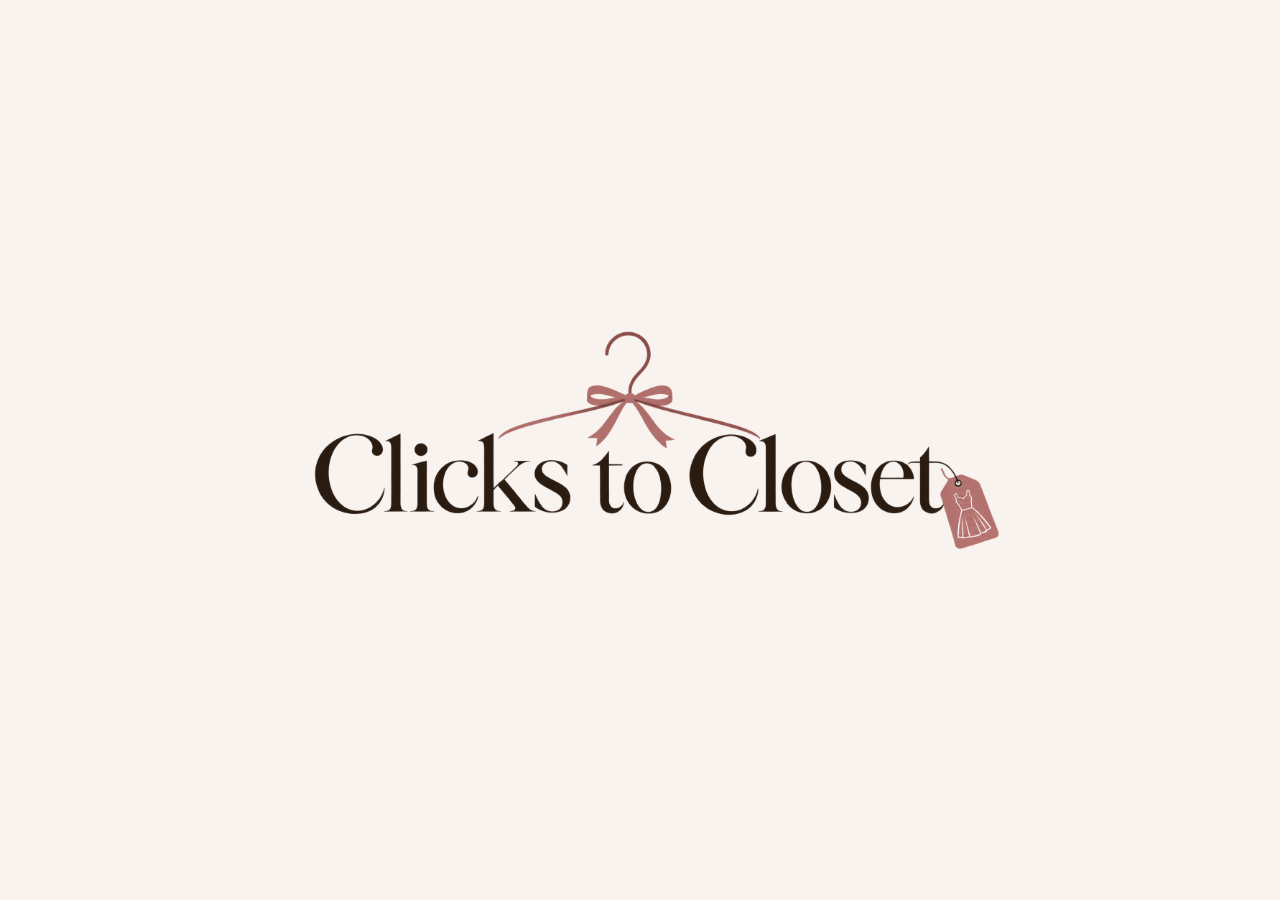
<file: project1.html>
<!doctype html>
<html lang="en">
<head>
	<meta charset="UTF-8">
	<meta name="viewport" content="width=device-width, initial-scale=1">
	<title>Project 1</title>
	<link rel="preconnect" href="https://fonts.googleapis.com">
	<link rel="preconnect" href="https://fonts.gstatic.com" crossorigin>
	<link href="https://fonts.googleapis.com/css2?family=Cormorant+Garamond:ital,wght@0,300..700;1,300..700&family=Jost:ital,wght@0,100..900;1,100..900&display=swap" rel="stylesheet">
	<style>
		/* ---------- Design tokens ---------- */
		:root {
			--pink: #d9b1ae;
			--pink-light: #e5c7c4;
			--pink-deep: #c68c88;
			--ink: #332215;
			--paper: #FFFFFF;
			--radius: 12px;
			--shadow: 0 6px 20px rgba(43, 20, 38, 0.18);
			--font: "Jost", "Helvetica Neue", Helvetica, Arial, sans-serif;
			--font-display: "Cormorant Garamond", Garamond, "Times New Roman", serif;
		}

		*, *::before, *::after { box-sizing: border-box; }

		/* ---------- Page ---------- */
		body {
			margin: 0;
			padding: 0 16px 64px;
			font-family: var(--font);
			color: var(--ink);
			background-color: #fbf4f1;
			-webkit-font-smoothing: antialiased;
		}

		h1.page-title,
		h2.page-subtitle {
			text-align: center;
			margin: 0;
		}

		h1.page-title {
			padding-top: 32px;
		}

		/* Logo in place of the text title */
		.site-logo {
			display: block;
			width: min(640px, 92vw);
			height: auto;
			margin: 0 auto;
		}

		h2.page-subtitle {
			margin-top: 6px;
			font-family: var(--font-display);
			font-size: clamp(1.4rem, 3.4vw, 1.9rem);
			font-weight: 500;
			font-style: italic;
			letter-spacing: 0.01em;
			color: var(--ink);
		}

		/* ---------- Product closet: one rail, one row of hangers ---------- */
		/* The hangers are drawn with ::before on each tile (no extra <div>s, which the
		   jQuery below would treat as clickable tiles). Stroke color is --pink-deep. */
		.closet {
			--tile-w: clamp(130px, 13vw, 180px);   /* tiles shrink to fit, then the row scrolls */
			--hanger-h: calc(var(--tile-w) * 80 / 180);
			overflow-x: auto;
			margin-top: 24px;
			padding: 8px 16px 44px;
		}

		#wrapper {
			position: relative;
			display: flex;
			gap: 20px;
			width: max-content;
			margin: 0 auto;
			padding: var(--hanger-h) 28px 0;
		}

		/* The clothes rail the hooks hang over */
		#wrapper::before {
			content: "";
			position: absolute;
			left: 0;
			right: 0;
			top: calc(var(--hanger-h) * 0.15 - 3px);
			height: 6px;
			border-radius: 3px;
			background: linear-gradient(to bottom, var(--pink), var(--pink-deep));
			box-shadow: 0 2px 4px rgba(51, 34, 21, 0.2);
			z-index: 0;
		}

		.tile {
			position: relative;
			z-index: 1;
			flex: 0 0 var(--tile-w);
			width: var(--tile-w);
			aspect-ratio: 3 / 4;
			border-radius: var(--radius);
			border: 2px solid var(--paper);
			background-color: var(--pink-light);
			background-size: cover;
			background-position: center;
			background-repeat: no-repeat;
			box-shadow: var(--shadow);
			cursor: pointer;
			transform-origin: 50% calc(var(--hanger-h) * -0.85);  /* pivot on the rail */
			transition: box-shadow 0.2s ease;
		}

		.tile::before {
			content: "";
			position: absolute;
			left: -2px;
			bottom: calc(100% + 2px);
			width: var(--tile-w);
			height: var(--hanger-h);
			background: url("data:image/svg+xml,%3Csvg xmlns='http://www.w3.org/2000/svg' viewBox='0 0 180 80'%3E%3Cpath d='M90 46V36C90 30 99 27 99 18C99 10 93 5 86 5C79 5 75 10 75 15M90 46L8 73Q3 75 5 78H175Q177 75 172 73Z' fill='none' stroke='%23c68c88' stroke-width='3' stroke-linecap='round' stroke-linejoin='round'/%3E%3C/svg%3E") center / 100% 100% no-repeat;
		}

		/* Hover: the item swings gently on the rail */
		.tile:hover {
			animation: sway 1.1s ease-in-out;
			box-shadow: 0 12px 28px rgba(51, 34, 21, 0.28);
		}

		@keyframes sway {
			0%   { transform: rotate(0); }
			20%  { transform: rotate(-3deg); }
			45%  { transform: rotate(2.2deg); }
			70%  { transform: rotate(-1deg); }
			100% { transform: rotate(0); }
		}

		/* Label sits on a gradient so it stays readable on any photo */
		.tile h3 {
			position: absolute;
			left: 0;
			right: 0;
			bottom: 0;
			margin: 0;
			padding: 28px 12px 12px;
			text-align: center;
			font-family: var(--font-display);
			font-size: 1.4rem;
			font-weight: 700;
			letter-spacing: 0.01em;
			color: var(--paper);
			border-radius: 0 0 8px 8px;
			background: linear-gradient(to top, rgba(43, 20, 38, 0.75), rgba(43, 20, 38, 0));
		}

		#th1 { background-image: url("images/1.jpg"); }
		#th2 { background-image: url("images/2.jpg"); }
		#th3 { background-image: url("images/3.jpg"); }
		#th4 { background-image: url("images/4.jpg"); }
		#th5 { background-image: url("images/5.jpg"); }
		#th6 { background-image: url("images/6.jpg"); }

		/* ---------- "Contact Me" flyout ---------- */
		#contact {
			position: absolute;
			top: 350px;
			left: -42px;
			width: 96px;
			height: 42px;
			margin: 0;
			padding-top: 15px;
			display: flex;              /* centers the text inside the button */
			align-items: center;
			justify-content: center;
			text-align: center;
			font-family: var(--font);
			font-size: 10px;
			font-weight: 700;
			letter-spacing: 0.06em;
			color: var(--pink-deep);
			background-color: var(--paper);
			border-radius: 10px;
			box-shadow: var(--shadow);
			z-index: 100;
			transition: background-color 0.2s ease;
		}

		#contact span {
			line-height: 1;
		}

		#contact:hover,
		#contact:focus {
			background-color: var(--pink-light);
			cursor: pointer;
		}

		#contactForm {
			position: absolute;
			top: 250px;
			left: -400px;
			width: 400px;
			min-height: 250px;
			margin: 0;
			padding: 20px 24px;
			font-family: var(--font);
			font-size: 14px;
			color: var(--ink);
			background-color: var(--paper);
			border-radius: 0 var(--radius) var(--radius) 0;
			border-left: 0;
			box-shadow: var(--shadow);
			z-index: 110;
		}

		#contactAddress {
			padding: 24px 8px 0 0;
			font-size: 1.1rem;
			line-height: 1.6;
		}

		#contactAddress strong {
			display: block;
			margin-bottom: 8px;
			font-family: var(--font-display);
			font-size: 1.7rem;
			font-weight: 700;
			line-height: 1.15;
			color: var(--pink-deep);
		}

		#contactClose {
			position: absolute;
			top: 10px;
			right: 12px;
			width: 28px;
			height: 28px;
			line-height: 26px;
			text-align: center;
			font-size: 14px;
			color: var(--ink);
			border: 1px solid #DDD;
			border-radius: 50%;
			cursor: pointer;
			transition: background-color 0.2s ease;
		}

		#contactClose:hover {
			background-color: var(--pink-light);
		}

		#contact.fixed,
		#contactForm.fixed,
		#dropdown.fixed {
			position: fixed;
		}

		.rotate {
			transform: rotate(-90deg);
		}

		/* ---------- Blurred backdrop behind the popup ---------- */
		/* A <section>, not a <div>, so the page's jQuery div rules skip it. */
		#popupBackdrop {
			position: fixed;
			inset: 0;
			z-index: 120;
			background-color: rgba(251, 244, 241, 0.35);
			-webkit-backdrop-filter: blur(8px);
			backdrop-filter: blur(8px);
			opacity: 0;
			visibility: hidden;
			transition: opacity 0.6s ease, visibility 0.6s ease;
		}

		#popupBackdrop.show {
			opacity: 1;
			visibility: visible;
		}

		/* Stop the page scrolling behind the popup */
		body.popup-open {
			overflow: hidden;
		}

		/* ---------- Welcome popup: 20% off email signup ---------- */
		/* Built without <div>s inside, because the jQuery below styles every <div>. */
		#dropdown {
			position: absolute;
			top: -100vh;              /* parked above the screen; jQuery animates it to the middle */
			left: 50%;
			transform: translate(-50%, -50%); /* centers it on its own midpoint */
			width: min(380px, 90vw);
			max-height: 92vh;
			overflow-y: auto;
			padding: 0;
			text-align: center;
			background-color: var(--paper);
			border: 2px solid var(--pink);
			border-radius: var(--radius);
			box-shadow: var(--shadow);
			z-index: 130;             /* above the backdrop (120) and the Contact flyout (100/110) */
		}

		.promo-img {
			display: block;
			width: 100%;
			height: auto;
			max-height: 38vh;
			object-fit: contain;
			background-color: #FDF3EA;   /* matches the image so short windows letterbox cleanly */
		}

		.promo-body {
			padding: 20px 24px 22px;
		}

		.promo-text {
			margin: 0 0 16px;
			font-family: var(--font-display);
			font-size: 1.6rem;
			font-weight: 600;
			line-height: 1.15;
			color: var(--ink);
		}

		#promoForm {
			display: flex;
			flex-direction: column;
			gap: 10px;
			margin: 0;
		}

		.sr-only {
			position: absolute;
			width: 1px;
			height: 1px;
			overflow: hidden;
			clip: rect(0 0 0 0);
			white-space: nowrap;
		}

		#promoEmail {
			width: 100%;
			padding: 12px 14px;
			font-family: var(--font);
			font-size: 1rem;
			color: var(--ink);
			background-color: var(--paper);
			border: 1.5px solid var(--pink);
			border-radius: 8px;
		}

		#promoEmail::placeholder {
			color: #8a7468;
		}

		#promoEmail:focus {
			outline: 3px solid var(--pink-light);
			border-color: var(--pink-deep);
		}

		#promoForm button {
			padding: 12px 18px;
			font-family: var(--font);
			font-size: 1rem;
			font-weight: 700;
			color: var(--ink);
			background-color: var(--pink);
			border: 0;
			border-radius: 8px;
			cursor: pointer;
			transition: background-color 0.2s ease;
		}

		#promoForm button:hover,
		#promoForm button:focus-visible {
			background-color: var(--pink-deep);
		}

		#promoThanks {
			margin: 0;
			padding: 14px 0 4px;
			font-size: 1.05rem;
			font-weight: 500;
			color: var(--ink);
		}

		/* "Close" is now a quiet text link under the form */
		#closeAd {
			display: inline-block;
			margin-top: 14px;
			font-size: 0.9rem;
			color: var(--ink);
			text-decoration: underline;
			text-underline-offset: 3px;
		}

		#closeAd:hover,
		#closeAd:focus {
			color: var(--pink-deep);
		}

		/* ---------- Intro splash ---------- */
		/* NOTE: built from <section>/<figure>, not <div>, because the jQuery
		   below styles every <div> on the page (opacity, hover, click-to-navigate). */
		#splash {
			position: fixed;
			inset: 0;
			z-index: 1000;
			display: flex;
			align-items: center;
			justify-content: center;
			padding: 24px;
			background-color: #F9F3EF;   /* matches the logo's own background */
			cursor: pointer;
			transition: opacity 0.7s ease, visibility 0.7s ease;
		}

		#splash.done {
			opacity: 0;
			visibility: hidden;
			pointer-events: none;
		}

		#splash figure {
			margin: 0;
			width: min(780px, 92vw);
		}

		#splash img {
			display: block;
			width: 100%;
			height: auto;
			mix-blend-mode: darken;       /* hides the logo's paper-colored box */
			clip-path: inset(0 100% 0 0); /* start fully hidden, wipe in left to right */
			animation: logoReveal 1.5s cubic-bezier(0.65, 0, 0.35, 1) 0.3s forwards,
			           logoSettle 2.2s ease-out 0.3s both;
		}

		@keyframes logoReveal {
			to { clip-path: inset(0 0 0 0); }
		}

		@keyframes logoSettle {
			from { transform: translateY(14px) scale(0.97); }
			to   { transform: translateY(0) scale(1); }
		}

		@media (prefers-reduced-motion: reduce) {
			#splash { display: none; }
		}

		/* ---------- Footer ---------- */
		/* Built from <footer>/<nav>/<address>, no <div>s, so the page's jQuery leaves it alone. */
		.site-footer {
			display: flex;
			flex-wrap: wrap;
			align-items: center;
			justify-content: space-between;
			gap: 28px 48px;
			margin: 48px -16px -64px;   /* run edge to edge, past the body's side and bottom padding */
			padding: 44px max(24px, calc((100% - 1000px) / 2)) 28px;
			background-color: rgba(229, 199, 196, 0.35);
			border-top: 1px solid var(--pink);
		}

		.footer-logo {
			display: block;
			width: min(240px, 70vw);
			height: auto;
		}

		.footer-info {
			font-style: normal;           /* <address> is italic by default */
			font-size: 1rem;
			line-height: 1.7;
		}

		.footer-info p {
			margin: 0 0 10px;
		}

		.footer-info p:last-child {
			margin-bottom: 0;
		}

		.footer-info a {
			color: var(--ink);
			text-underline-offset: 3px;
		}

		.footer-info a:hover {
			color: var(--pink-deep);
		}

		.footer-social {
			display: flex;
			gap: 12px;
		}

		.footer-social a {
			display: flex;
			align-items: center;
			justify-content: center;
			width: 44px;
			height: 44px;
			color: var(--ink);
			border: 1.5px solid var(--pink-deep);
			border-radius: 50%;
			transition: background-color 0.2s ease, color 0.2s ease;
		}

		.footer-social a:hover,
		.footer-social a:focus-visible {
			color: var(--paper);
			background-color: var(--pink-deep);
		}

		.footer-social svg {
			width: 20px;
			height: 20px;
		}

		.footer-copy {
			flex-basis: 100%;
			margin: 0;
			padding-top: 20px;
			font-size: 0.85rem;
			text-align: center;
			color: #6b5547;
			border-top: 1px solid var(--pink);
		}

		@media (max-width: 680px) {
			.site-footer {
				flex-direction: column;
				text-align: center;
			}
		}

		/* ---------- Keyboard focus ---------- */
		#closeAd:focus-visible,
		#contact:focus-visible,
		#contactClose:focus-visible,
		.footer-social a:focus-visible,
		.footer-info a:focus-visible {
			outline: 3px solid var(--ink);
			outline-offset: 2px;
		}

		/* ---------- Responsive ---------- */
		@media (max-width: 680px) {
			#contactForm { width: min(400px, 85vw); }
		}

		@media (prefers-reduced-motion: reduce) {
			.tile, #contact, #closeAd, #contactClose, #popupBackdrop, .footer-social a { transition: none; }
			.tile:hover { animation: none; }
		}
	</style>
</head>

<body>
	<!-- Intro splash: logo reveal. Click anywhere to skip. -->
	<section id="splash" aria-label="Clicks to Closet">
		<figure>
			<img src="images/logo.png" alt="Clicks to Closet logo: a hanger topped with a pink bow and a dress price tag">
		</figure>
	</section>

	<!-- "Contact Me" fixed flyout -->
	<div id="contact"><span>Contact Me</span></div>
	<div id="contactForm">
		<div id="contactClose">X</div>
		<div id="contactAddress">
			<strong>Come and visit us in store!</strong>
			Clicks to Closet<br>
			1234 Store Street<br>
			New York, NY 10012<br>
			<br>
			<strong>Email us!</strong>
			clickstocloset@mail.com
		</div>
	</div>

	<section id="popupBackdrop" aria-hidden="true"></section>

	<div id="dropdown" role="dialog" aria-label="Get 20% off your first order">
		<img class="promo-img" src="images/20-off.png" alt="Clicks to Closet: 20% off">
		<section class="promo-body">
			<p class="promo-text">Enter your email for 20% off your first order</p>
			<form id="promoForm">
				<label for="promoEmail" class="sr-only">Email address</label>
				<input type="email" id="promoEmail" name="email" placeholder="you@example.com" autocomplete="email" required>
				<button type="submit">Get 20% off</button>
			</form>
			<p id="promoThanks" role="status" hidden>Thanks! We'll email you your 20% off code.</p>
			<a href="#" id="closeAd">Close</a>
		</section>
	</div>

	<h1 class="page-title"><img class="site-logo" src="images/logo-sans-hanger.png" alt="Clicks to Closet"></h1>
	<h2 class="page-subtitle">From Pinterest to Your Closet</h2>

	<section class="closet">
	<div id="wrapper">
		<div class="tile" id="th1" data-link="slider/slider1.html"><h3>Tops</h3></div>
		<div class="tile" id="th2" data-link="slider/slider2.html"><h3>Hoodies</h3></div>
		<div class="tile" id="th3" data-link="slider/slider3.html"><h3>Bottoms</h3></div>
		<div class="tile" id="th4" data-link="slider/slider4.html"><h3>Bags</h3></div>
		<div class="tile" id="th5" data-link="slider/slider5.html"><h3>Accessories</h3></div>
		<div class="tile" id="th6" data-link="slider/slider6.html"><h3>Shoes</h3></div>
	</div>
	</section>

	<footer class="site-footer">
		<img class="footer-logo" src="images/logo.png" alt="Clicks to Closet">

		<address class="footer-info">
			<p>1234 Store Street<br>New York, NY 10012</p>
			<p><a href="mailto:clickstocloset@mail.com">clickstocloset@mail.com</a></p>
		</address>

		<!-- Placeholder links: swap the "#" for the real profile URLs -->
		<nav class="footer-social" aria-label="Social media">
			<a href="#" aria-label="Clicks to Closet on Instagram">
				<svg viewBox="0 0 24 24" fill="none" stroke="currentColor" stroke-width="1.8" stroke-linecap="round" stroke-linejoin="round" aria-hidden="true">
					<rect x="3" y="3" width="18" height="18" rx="5"/>
					<circle cx="12" cy="12" r="4"/>
					<circle cx="17.3" cy="6.7" r="0.8" fill="currentColor" stroke="none"/>
				</svg>
			</a>
			<a href="#" aria-label="Clicks to Closet on Pinterest">
				<svg viewBox="0 0 24 24" fill="none" stroke="currentColor" stroke-width="1.8" stroke-linecap="round" stroke-linejoin="round" aria-hidden="true">
					<circle cx="12" cy="12" r="9.2"/>
					<path d="M10.2 20.2L12.2 11.2M9.6 12.4C8.7 9.6 10.4 7.4 12.7 7.4C14.7 7.4 15.8 8.8 15.8 10.4C15.8 12.6 14.5 14.4 12.8 14.4C11.9 14.4 11.3 13.9 11.5 13"/>
				</svg>
			</a>
		</nav>

		<p class="footer-copy">&copy; 2026 Clicks to Closet. All rights reserved.</p>
	</footer>

	<script type="text/javascript" src="js/jquery-3.7.1.min.js"></script>

	<script type="text/javascript">
		$(document).ready(function(){
			$("#contact").addClass("rotate");

			// When the window scrolls, prevent the contact div from scrolling
			$(window).scroll(function(){
				// Add the fixed class to the contact div
				$("#contact").addClass("fixed");
			}); // End window scroll

			var isShowing = 1; // Variable to know if div is showing on page

			$("#contact").click(function(e){
				e.preventDefault();
				if ( isShowing%2 )
					{
						// Execute every time isShowing is an odd number
						// Bring the div onto the screen into view
						$("#contact").animate({
							left:"+=400"
						}, 700);
						$("#contactForm").animate({
							left:"+=400"
						}, 700);

						$("#contact").addClass("fixed");
						$("#contactForm").addClass("fixed");

						isShowing++; // Add 1 to isShowing counter
					}
				else
					{
						// Execute every time isShowing is an even number
						// Move it off the screen, out of view
						$("#contact").animate({
							left:"-=400"
						}, 700);
						$("#contactForm").animate({
							left:"-=400"
						}, 700);

						isShowing++; // Add 1 to isShowing counter
					}
			}); // End contact click

			// When the "X" is clicked
			$("#contactClose").click(function(e){
				e.preventDefault();

				$("#contact").animate({
					left:"-=400"
				}, 700);
				$("#contactForm").animate({
					left:"-=400"
				}, 700);

				isShowing++; // Add 1 to isShowing counter
			});

			// ----- Intro splash -----
			var reduceMotion = window.matchMedia("(prefers-reduced-motion: reduce)").matches;
			var introDelay = reduceMotion ? 0 : 2800; // ms before the welcome dropdown appears

			function endIntro(){
				var $splash = $("#splash");
				if ( $splash.hasClass("done") ) return;
				$splash.addClass("done"); // CSS fades it out
				setTimeout(function(){ $splash.remove(); }, 800);
			}

			if ( reduceMotion ) {
				$("#splash").remove();
			} else {
				setTimeout(endIntro, 2600);          // Auto-dismiss after the logo has played
				$("#splash").on("click", endIntro);  // Click or tap to skip
			}

			// Drop the dropdown from the top (waits for the intro to finish)
			$("#dropdown").delay(introDelay).animate({
				top: Math.round($(window).height() / 2) // Drop to the vertical middle of the window
			}, 1000, function(){
				$(this).css("top", "50%"); // Then hand control back to CSS so it stays centered on resize
			}); // The amount of time it takes for the dropdown

			$("#dropdown").addClass("fixed");

			// Blur the page while the popup is showing (timed to match the drop)
			setTimeout(function(){
				$("#popupBackdrop").addClass("show");
				$("body").addClass("popup-open");
			}, introDelay);

			// Email signup: show a thank-you message (no email is stored yet; see notes)
			$("#promoForm").on("submit", function(e){
				e.preventDefault();
				$(this).hide();
				$("#promoThanks").prop("hidden", false);
			});

			// Close the dropdown div
			$("#closeAd").click(function(event){
				// Prevent default functionality
				event.preventDefault();

				// Move the div off screen
				$("#dropdown").css("top", "-100vh");

				// Un-blur the page and let it scroll again
				$("#popupBackdrop").removeClass("show");
				$("body").removeClass("popup-open");
			}); // End <a> click


			// Round the corners
			$("div").css("border-radius", "10px");

			// Hover effect
			// Hover effect for all relevant divs
			$("div").filter(function() {
				return this.id !== 'wrapper' && this.id !== 'dropdown' && this.id !== 'contact' && this.id !== 'contactForm' && this.id !== 'contactClose' && this.id !== 'contactAddress';
			}).css("opacity", 0.6).hover(function() {
				$(this).stop().animate({"opacity": 1}, 200);
			}, function() {
				$(this).stop().animate({"opacity": 0.6}, 200);
			}).click(function() {
				const link = $(this).data("link"); // Get the URL from data-link attribute
				window.location.href = link; // Not jQuery, just javascript
});


			// Repeat hover effect code for other images if needed
			// Example for th1
			$("#th1").animate({"opacity":.6}).hover(function() {
				$(this).animate({"opacity":1});
			}, function() {
				$(this).animate({"opacity":.6});
			}).click(function() {
				$("#th1").css("display", "none"); // Hide the image
				const link = $(this).data("link");
				window.location.href = link;
			});

		}); // End document ready
	</script>
</body>

</html>
</file>
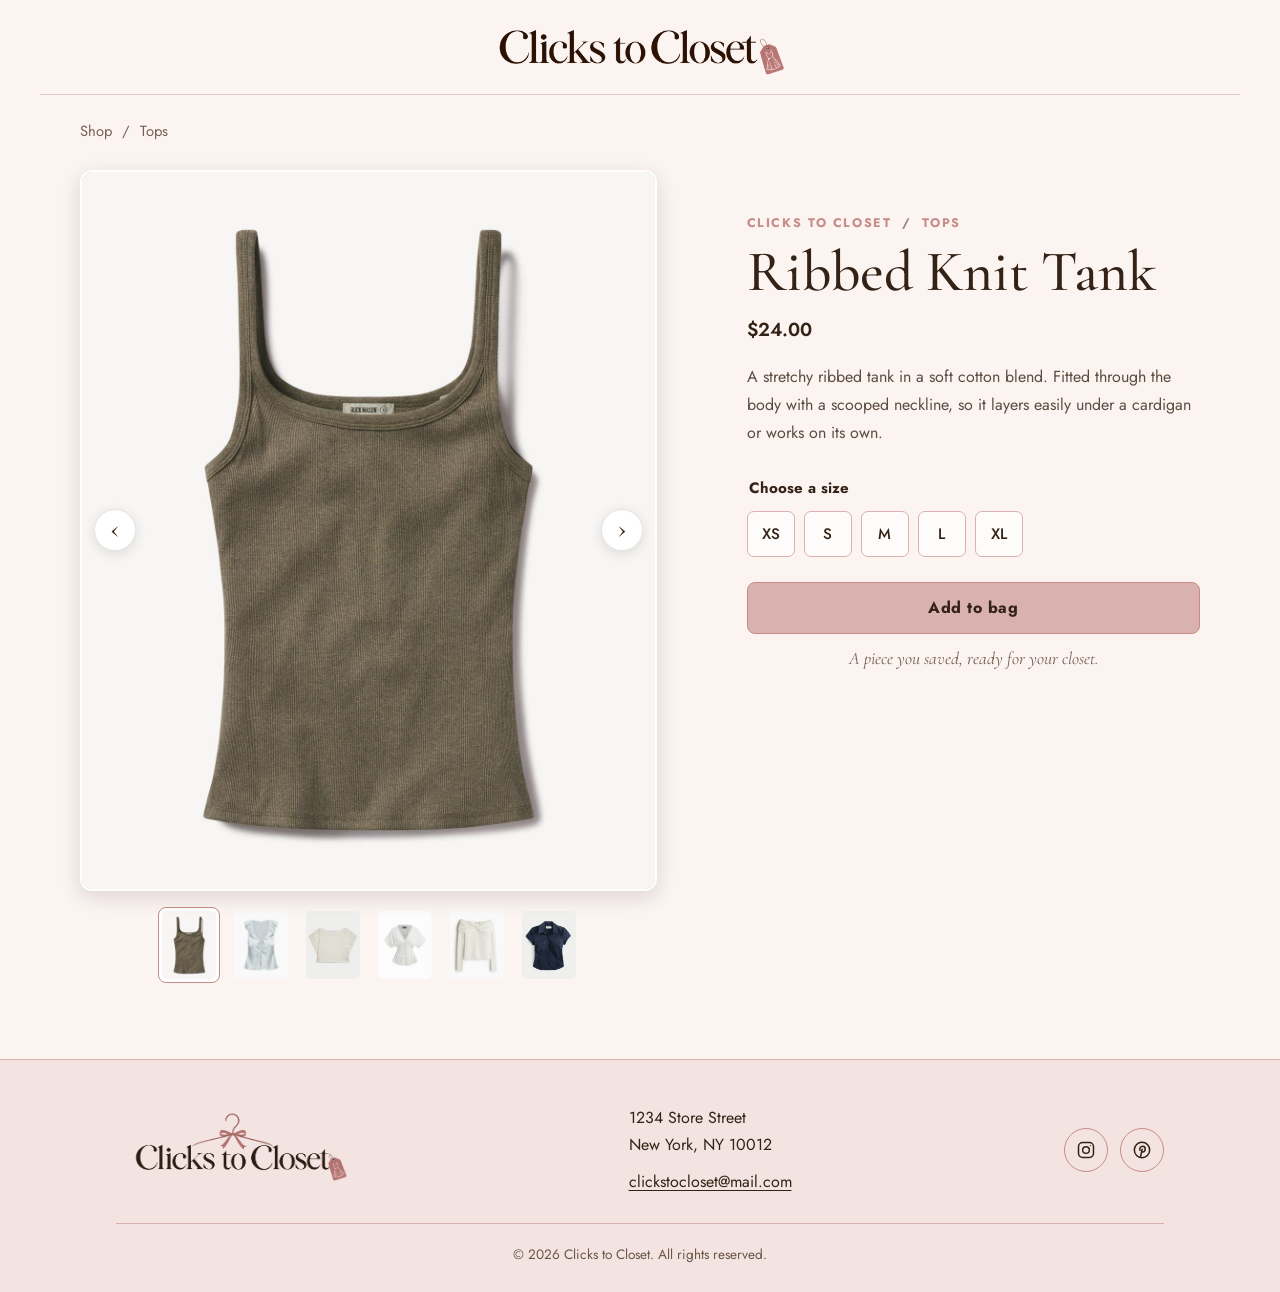
<file: slider/slider1.html>
<!doctype html>
<html lang="en">
<head>
	<meta charset="UTF-8">
	<meta name="viewport" content="width=device-width, initial-scale=1">
	<title>Tops| Clicks to Closet</title>
	<meta name="description" content="Shop tops at Clicks to Closet.">
	<link rel="preconnect" href="https://fonts.googleapis.com">
	<link rel="preconnect" href="https://fonts.gstatic.com" crossorigin>
	<link href="https://fonts.googleapis.com/css2?family=Cormorant+Garamond:ital,wght@0,300..700;1,300..700&family=Jost:ital,wght@0,100..900;1,100..900&display=swap" rel="stylesheet">
	<link href="css/style.css" rel="stylesheet" media="screen">
</head>
<body>
	<header class="brand-header">
		<a class="brand-home" href="../project1.html" aria-label="Clicks to Closet home">
			<img class="brand-logo" src="../images/logo-sans-hanger.png" alt="Clicks to Closet">
		</a>
	</header>

	<main id="page">
		<nav class="breadcrumbs" aria-label="Breadcrumb">
			<a href="../project1.html">Shop</a><span aria-hidden="true">/</span><span>Tops</span>
		</nav>

		<section class="product-layout" aria-label="Product details">
			<div class="gallery-column">
				<div id="container" class="container" aria-label="Product images">
					<div class="image_wrapper">
						<img id="pic1" src="images/top1.jpg" alt="Ribbed Knit Tank, view 1">
						<img id="pic2" src="images/top2.jpg" alt="Satin Bow Blouse, view 1">
						<img id="pic3" src="images/top3.jpg" alt="Cropped Linen Tee, view 1">
						<img id="pic4" src="images/top4.jpg" alt="Puff Sleeve Top, view 1">
						<img id="pic5" src="images/top5.jpg" alt="Off-Shoulder Knit, view 1">
						<img id="pic6" src="images/top6.jpg" alt="Classic Button-Down, view 1">
					</div>
					<button class="gallery-arrow prev" type="button" aria-label="Previous product image">‹</button>
					<button class="gallery-arrow next" type="button" aria-label="Next product image">›</button>
				</div>

				<ul class="nav" aria-label="Choose product image">
					<li class="selected"><button class="thumbnav" type="button" data-index="0" aria-label="View image 1" aria-current="true"><img src="images/thumbs/top1.jpg" alt=""></button></li>
					<li><button class="thumbnav" type="button" data-index="1" aria-label="View image 2"><img src="images/thumbs/top2.jpg" alt=""></button></li>
					<li><button class="thumbnav" type="button" data-index="2" aria-label="View image 3"><img src="images/thumbs/top3.jpg" alt=""></button></li>
					<li><button class="thumbnav" type="button" data-index="3" aria-label="View image 4"><img src="images/thumbs/top4.jpg" alt=""></button></li>
					<li><button class="thumbnav" type="button" data-index="4" aria-label="View image 5"><img src="images/thumbs/top5.jpg" alt=""></button></li>
					<li><button class="thumbnav" type="button" data-index="5" aria-label="View image 6"><img src="images/thumbs/top6.jpg" alt=""></button></li>
				</ul>
			</div>

			<article class="product-info" id="productDetails" aria-live="polite">
				<p class="product-kicker">Clicks to Closet <span aria-hidden="true">/</span> Tops</p>
				<h1 class="product-name" id="productName">Ribbed Knit Tank</h1>
				<p class="product-price" id="productPrice">$24.00</p>
				<p class="product-desc" id="productDesc">A stretchy ribbed tank in a soft cotton blend. Fitted through the body with a scooped neckline, so it layers easily under a cardigan or works on its own.</p>

				<fieldset class="size-picker">
					<legend>Choose a size</legend>
					<div class="size-options">
						<button type="button" class="size-btn" aria-pressed="false">XS</button>
						<button type="button" class="size-btn" aria-pressed="false">S</button>
						<button type="button" class="size-btn" aria-pressed="false">M</button>
						<button type="button" class="size-btn" aria-pressed="false">L</button>
						<button type="button" class="size-btn" aria-pressed="false">XL</button>
					</div>
				</fieldset>
				<p class="size-message" id="sizeMessage" role="status" hidden>Please choose a size.</p>
				<button type="button" class="add-btn" id="addBtn">Add to bag</button>
				<p class="product-note">A piece you saved, ready for your closet.</p>
			</article>
		</section>
	</main>

	<footer class="site-footer">
		<a class="footer-brand" href="../project1.html" aria-label="Clicks to Closet home">
			<img class="footer-logo" src="../images/logo.png" alt="Clicks to Closet">
		</a>
		<address class="footer-info">
			<p>1234 Store Street<br>New York, NY 10012</p>
			<p><a href="mailto:clickstocloset@mail.com">clickstocloset@mail.com</a></p>
		</address>
		<nav class="footer-social" aria-label="Social media">
			<a href="#" aria-label="Clicks to Closet on Instagram">
				<svg viewBox="0 0 24 24" fill="none" stroke="currentColor" stroke-width="1.8" stroke-linecap="round" stroke-linejoin="round" aria-hidden="true"><rect x="3" y="3" width="18" height="18" rx="5"/><circle cx="12" cy="12" r="4"/><circle cx="17.3" cy="6.7" r="0.8" fill="currentColor" stroke="none"/></svg>
			</a>
			<a href="#" aria-label="Clicks to Closet on Pinterest">
				<svg viewBox="0 0 24 24" fill="none" stroke="currentColor" stroke-width="1.8" stroke-linecap="round" stroke-linejoin="round" aria-hidden="true"><circle cx="12" cy="12" r="9.2"/><path d="M10.2 20.2L12.2 11.2M9.6 12.4C8.7 9.6 10.4 7.4 12.7 7.4C14.7 7.4 15.8 8.8 15.8 10.4C15.8 12.6 14.5 14.4 12.8 14.4C11.9 14.4 11.3 13.9 11.5 13"/></svg>
			</a>
		</nav>
		<p class="footer-copy">&copy; 2026 Clicks to Closet. All rights reserved.</p>
	</footer>

	<script src="js/jquery-3.7.1.min.js"></script>
	<script>
		$(function(){
			var counter = 0;
			var products = [
				{ name: "Ribbed Knit Tank", price: "$24.00", desc: "A stretchy ribbed tank in a soft cotton blend. Fitted through the body with a scooped neckline, so it layers easily under a cardigan or works on its own." },
				{ name: "Satin Bow Blouse", price: "$38.00", desc: "A fluid satin blouse with a soft tie at the collar. Relaxed fit, delicate sheen, and just dressy enough for dinner without trying too hard." },
				{ name: "Cropped Linen Tee", price: "$29.00", desc: "A boxy cropped tee in breathable linen. Lightweight and a little textured, it sits right at the waistband of your favorite high-rise jeans." },
				{ name: "Puff Sleeve Top", price: "$34.00", desc: "A romantic top with gathered puff sleeves and a square neckline. The stretch back panel keeps it comfortable from morning to night." },
				{ name: "Off-Shoulder Knit", price: "$42.00", desc: "A cozy knit with an easy off-the-shoulder neckline. Soft, slightly oversized, and made to be paired with a slip skirt or wide-leg trousers." },
				{ name: "Classic Button-Down", price: "$45.00", desc: "A crisp cotton button-down with a clean collar and a slightly relaxed cut. Wear it buttoned up, tied at the waist, or open over a tank." }
			];
			var $images = $(".image_wrapper img");
			var $thumbs = $(".thumbnav");

			function positionImages(animate){
				var width = $(".image_wrapper").innerWidth();
				$images.each(function(index){
					var left = (index - counter) * width;
					if (animate) $(this).stop(true).animate({ left: left }, 220);
					else $(this).css("left", left);
				});
			}

			function showProduct(index){
				counter = (index + products.length) % products.length;
				var product = products[counter];
				$("#productDetails").stop(true, true).css("opacity", 0.55);
				$("#productName").text(product.name);
				$("#productPrice").text(product.price);
				$("#productDesc").text(product.desc);
				$("#productDetails").animate({ opacity: 1 }, 180);
				$thumbs.attr("aria-current", "false").closest("li").removeClass("selected");
				$thumbs.eq(counter).attr("aria-current", "true").closest("li").addClass("selected");
				positionImages(true);
				$("#sizeMessage").prop("hidden", true);
				$("#addBtn").text("Add to bag");
			}

			$thumbs.on("click", function(){ showProduct(Number($(this).data("index"))); });
			$(".gallery-arrow.next").on("click", function(){ showProduct(counter + 1); });
			$(".gallery-arrow.prev").on("click", function(){ showProduct(counter - 1); });
			$(window).on("resize", function(){ positionImages(false); });

			$(".size-btn").on("click", function(){
				$(".size-btn").removeClass("selected").attr("aria-pressed", "false");
				$(this).addClass("selected").attr("aria-pressed", "true");
				$("#sizeMessage").prop("hidden", true);
			});

			$("#addBtn").on("click", function(){
				if (!$('.size-btn[aria-pressed="true"]').length){
					$("#sizeMessage").prop("hidden", false);
					$(".size-picker").trigger("focus");
					return;
				}
				var $button = $(this);
				$button.text("Added to bag");
				setTimeout(function(){ $button.text("Add to bag"); }, 1800);
			});

			positionImages(false);
		});
	</script>
</body>
</html>
</file>
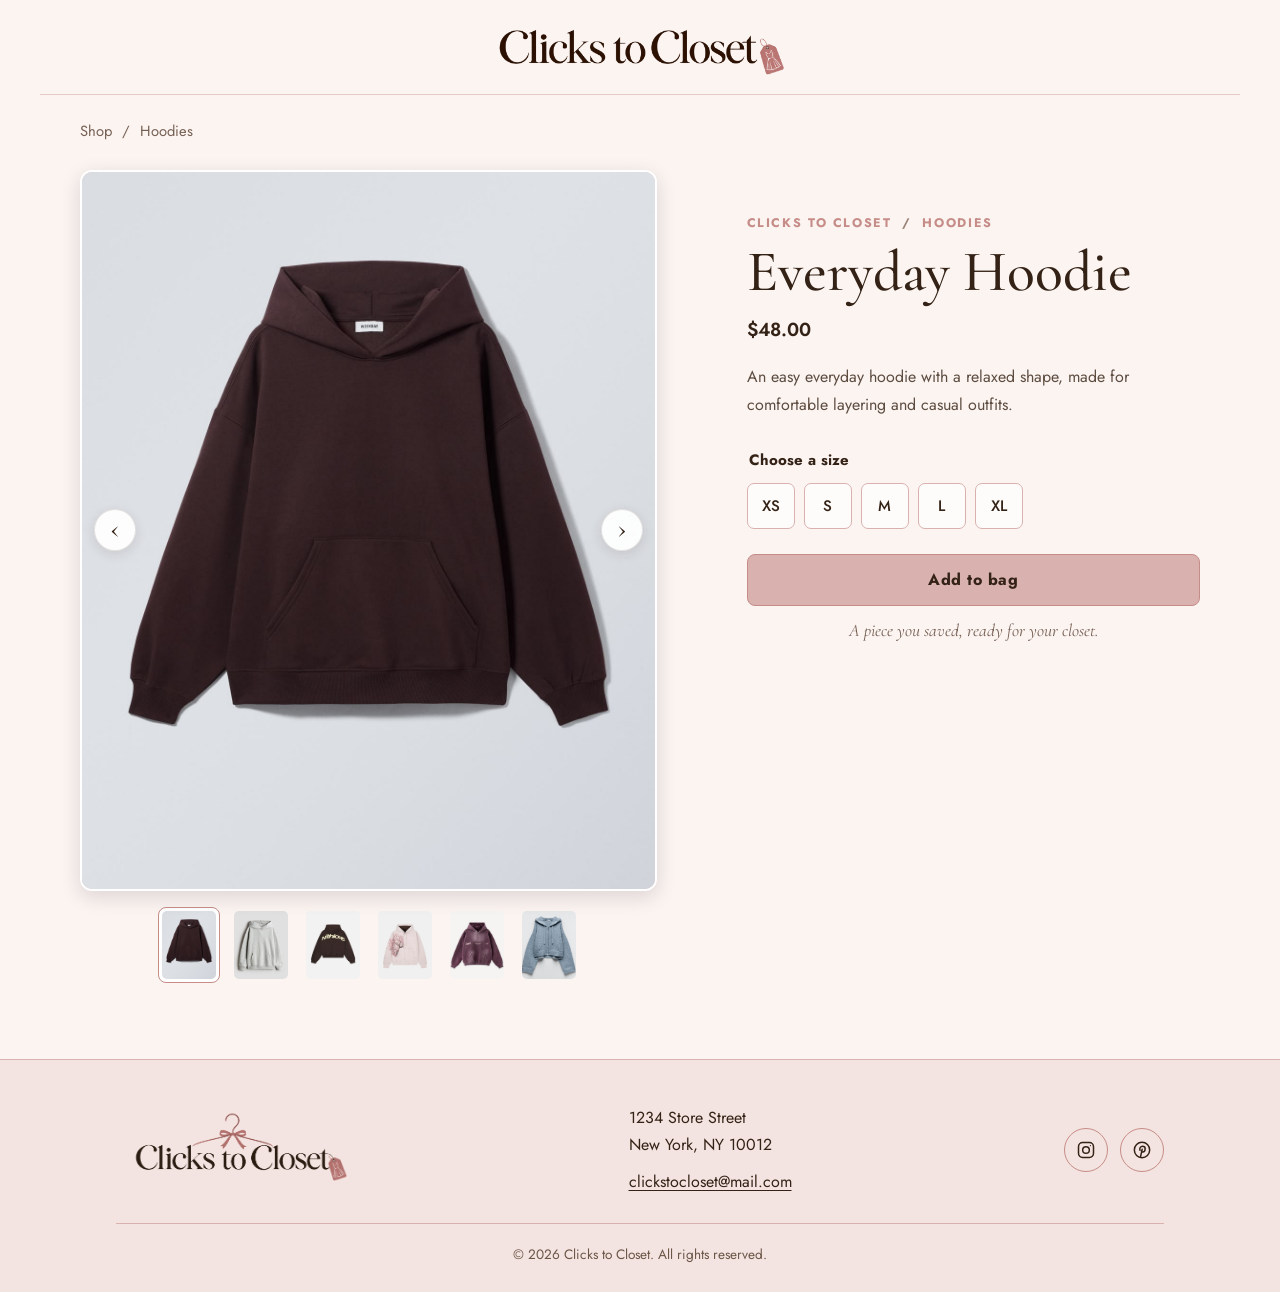
<file: slider/slider2.html>
<!doctype html>
<html lang="en">
<head>
	<meta charset="UTF-8">
	<meta name="viewport" content="width=device-width, initial-scale=1">
	<title>Hoodies | Clicks to Closet</title>
	<meta name="description" content="Browse hoodies at Clicks to Closet.">
	<link rel="preconnect" href="https://fonts.googleapis.com">
	<link rel="preconnect" href="https://fonts.gstatic.com" crossorigin>
	<link href="https://fonts.googleapis.com/css2?family=Cormorant+Garamond:ital,wght@0,300..700;1,300..700&family=Jost:ital,wght@0,100..900;1,100..900&display=swap" rel="stylesheet">
	<link href="css/style.css" rel="stylesheet" media="screen">
</head>
<body>
	<header class="brand-header">
		<a class="brand-home" href="../project1.html" aria-label="Clicks to Closet home">
			<img class="brand-logo" src="../images/logo-sans-hanger.png" alt="Clicks to Closet">
		</a>
	</header>

	<main id="page">
		<nav class="breadcrumbs" aria-label="Breadcrumb">
			<a href="../project1.html">Shop</a><span aria-hidden="true">/</span><span>Hoodies</span>
		</nav>

		<section class="product-layout" aria-label="Product details">
			<div class="gallery-column">
				<div id="container" class="container" aria-label="Product images">
					<div class="image_wrapper">
						<img id="pic1" src="images/hood1.jpg" alt="Everyday Hoodie, view 1">
						<img id="pic2" src="images/hood2.jpg" alt="Relaxed Pullover Hoodie, view 1">
						<img id="pic3" src="images/hood3.jpg" alt="Classic Hoodie, view 1">
						<img id="pic4" src="images/hood4.jpg" alt="Zip-Up Hoodie, view 1">
						<img id="pic5" src="images/hood5.jpg" alt="Oversized Hoodie, view 1">
						<img id="pic6" src="images/hood6.jpg" alt="Weekend Hoodie, view 1">
					</div>
					<button class="gallery-arrow prev" type="button" aria-label="Previous product image">‹</button>
					<button class="gallery-arrow next" type="button" aria-label="Next product image">›</button>
				</div>

				<ul class="nav" aria-label="Choose product image">
					<li class="selected"><button class="thumbnav" type="button" data-index="0" aria-label="View image 1" aria-current="true"><img src="images/thumbs/hood1.jpg" alt=""></button></li>
					<li><button class="thumbnav" type="button" data-index="1" aria-label="View image 2"><img src="images/thumbs/hood2.jpg" alt=""></button></li>
					<li><button class="thumbnav" type="button" data-index="2" aria-label="View image 3"><img src="images/thumbs/hood3.jpg" alt=""></button></li>
					<li><button class="thumbnav" type="button" data-index="3" aria-label="View image 4"><img src="images/thumbs/hood4.jpg" alt=""></button></li>
					<li><button class="thumbnav" type="button" data-index="4" aria-label="View image 5"><img src="images/thumbs/hood5.jpg" alt=""></button></li>
					<li><button class="thumbnav" type="button" data-index="5" aria-label="View image 6"><img src="images/thumbs/hood6.jpg" alt=""></button></li>
				</ul>
			</div>

			<article class="product-info" id="productDetails" aria-live="polite">
				<p class="product-kicker">Clicks to Closet <span aria-hidden="true">/</span> Hoodies</p>
				<h1 class="product-name" id="productName">Everyday Hoodie</h1>
				<p class="product-price" id="productPrice">$48.00</p>
				<p class="product-desc" id="productDesc">An easy everyday hoodie with a relaxed shape, made for comfortable layering and casual outfits.</p>

				<fieldset class="size-picker">
					<legend>Choose a size</legend>
					<div class="size-options">
						<button type="button" class="size-btn" aria-pressed="false">XS</button>
						<button type="button" class="size-btn" aria-pressed="false">S</button>
						<button type="button" class="size-btn" aria-pressed="false">M</button>
						<button type="button" class="size-btn" aria-pressed="false">L</button>
						<button type="button" class="size-btn" aria-pressed="false">XL</button>
					</div>
				</fieldset>
				<p class="size-message" id="sizeMessage" role="status" hidden>Please choose a size.</p>
				<button type="button" class="add-btn" id="addBtn">Add to bag</button>
				<p class="product-note">A piece you saved, ready for your closet.</p>
			</article>
		</section>
	</main>

	<footer class="site-footer">
		<a class="footer-brand" href="../project1.html" aria-label="Clicks to Closet home">
			<img class="footer-logo" src="../images/logo.png" alt="Clicks to Closet">
		</a>
		<address class="footer-info">
			<p>1234 Store Street<br>New York, NY 10012</p>
			<p><a href="mailto:clickstocloset@mail.com">clickstocloset@mail.com</a></p>
		</address>
		<nav class="footer-social" aria-label="Social media">
			<a href="#" aria-label="Clicks to Closet on Instagram">
				<svg viewBox="0 0 24 24" fill="none" stroke="currentColor" stroke-width="1.8" stroke-linecap="round" stroke-linejoin="round" aria-hidden="true"><rect x="3" y="3" width="18" height="18" rx="5"/><circle cx="12" cy="12" r="4"/><circle cx="17.3" cy="6.7" r="0.8" fill="currentColor" stroke="none"/></svg>
			</a>
			<a href="#" aria-label="Clicks to Closet on Pinterest">
				<svg viewBox="0 0 24 24" fill="none" stroke="currentColor" stroke-width="1.8" stroke-linecap="round" stroke-linejoin="round" aria-hidden="true"><circle cx="12" cy="12" r="9.2"/><path d="M10.2 20.2L12.2 11.2M9.6 12.4C8.7 9.6 10.4 7.4 12.7 7.4C14.7 7.4 15.8 8.8 15.8 10.4C15.8 12.6 14.5 14.4 12.8 14.4C11.9 14.4 11.3 13.9 11.5 13"/></svg>
			</a>
		</nav>
		<p class="footer-copy">&copy; 2026 Clicks to Closet. All rights reserved.</p>
	</footer>

	<script src="js/jquery-3.7.1.min.js"></script>
	<script>
		$(function(){
			var counter = 0;
			var products = [
				{ name: "Everyday Hoodie", price: "$48.00", desc: "An easy everyday hoodie with a relaxed shape, made for comfortable layering and casual outfits." },
				{ name: "Relaxed Pullover Hoodie", price: "$52.00", desc: "A relaxed pullover style that makes an easy layer for laid-back days and cool evenings." },
				{ name: "Classic Hoodie", price: "$46.00", desc: "A classic hoodie silhouette that pairs easily with denim, joggers, and your everyday layers." },
				{ name: "Zip-Up Hoodie", price: "$55.00", desc: "An easy zip-up layer for adding warmth to a casual look, whether worn open or zipped up." },
				{ name: "Oversized Hoodie", price: "$50.00", desc: "A roomy hoodie shape for relaxed styling, with plenty of space to layer over your favorite basics." },
				{ name: "Weekend Hoodie", price: "$48.00", desc: "A weekend-ready hoodie that keeps casual outfits comfortable and easy to wear." }
			];
			var $images = $(".image_wrapper img");
			var $thumbs = $(".thumbnav");

			function positionImages(animate){
				var width = $(".image_wrapper").innerWidth();
				$images.each(function(index){
					var left = (index - counter) * width;
					if (animate) $(this).stop(true).animate({ left: left }, 220);
					else $(this).css("left", left);
				});
			}

			function showProduct(index){
				counter = (index + products.length) % products.length;
				var product = products[counter];
				$("#productDetails").stop(true, true).css("opacity", 0.55);
				$("#productName").text(product.name);
				$("#productPrice").text(product.price);
				$("#productDesc").text(product.desc);
				$("#productDetails").animate({ opacity: 1 }, 180);
				$thumbs.attr("aria-current", "false").closest("li").removeClass("selected");
				$thumbs.eq(counter).attr("aria-current", "true").closest("li").addClass("selected");
				positionImages(true);
				$("#sizeMessage").prop("hidden", true);
				$("#addBtn").text("Add to bag");
			}

			$thumbs.on("click", function(){ showProduct(Number($(this).data("index"))); });
			$(".gallery-arrow.next").on("click", function(){ showProduct(counter + 1); });
			$(".gallery-arrow.prev").on("click", function(){ showProduct(counter - 1); });
			$(window).on("resize", function(){ positionImages(false); });

			$(".size-btn").on("click", function(){
				$(".size-btn").removeClass("selected").attr("aria-pressed", "false");
				$(this).addClass("selected").attr("aria-pressed", "true");
				$("#sizeMessage").prop("hidden", true);
			});

			$("#addBtn").on("click", function(){
				if (!$('.size-btn[aria-pressed="true"]').length){
					$("#sizeMessage").prop("hidden", false);
					$(".size-picker").trigger("focus");
					return;
				}
				var $button = $(this);
				$button.text("Added to bag");
				setTimeout(function(){ $button.text("Add to bag"); }, 1800);
			});

			positionImages(false);
		});
	</script>
</body>
</html>
</file>
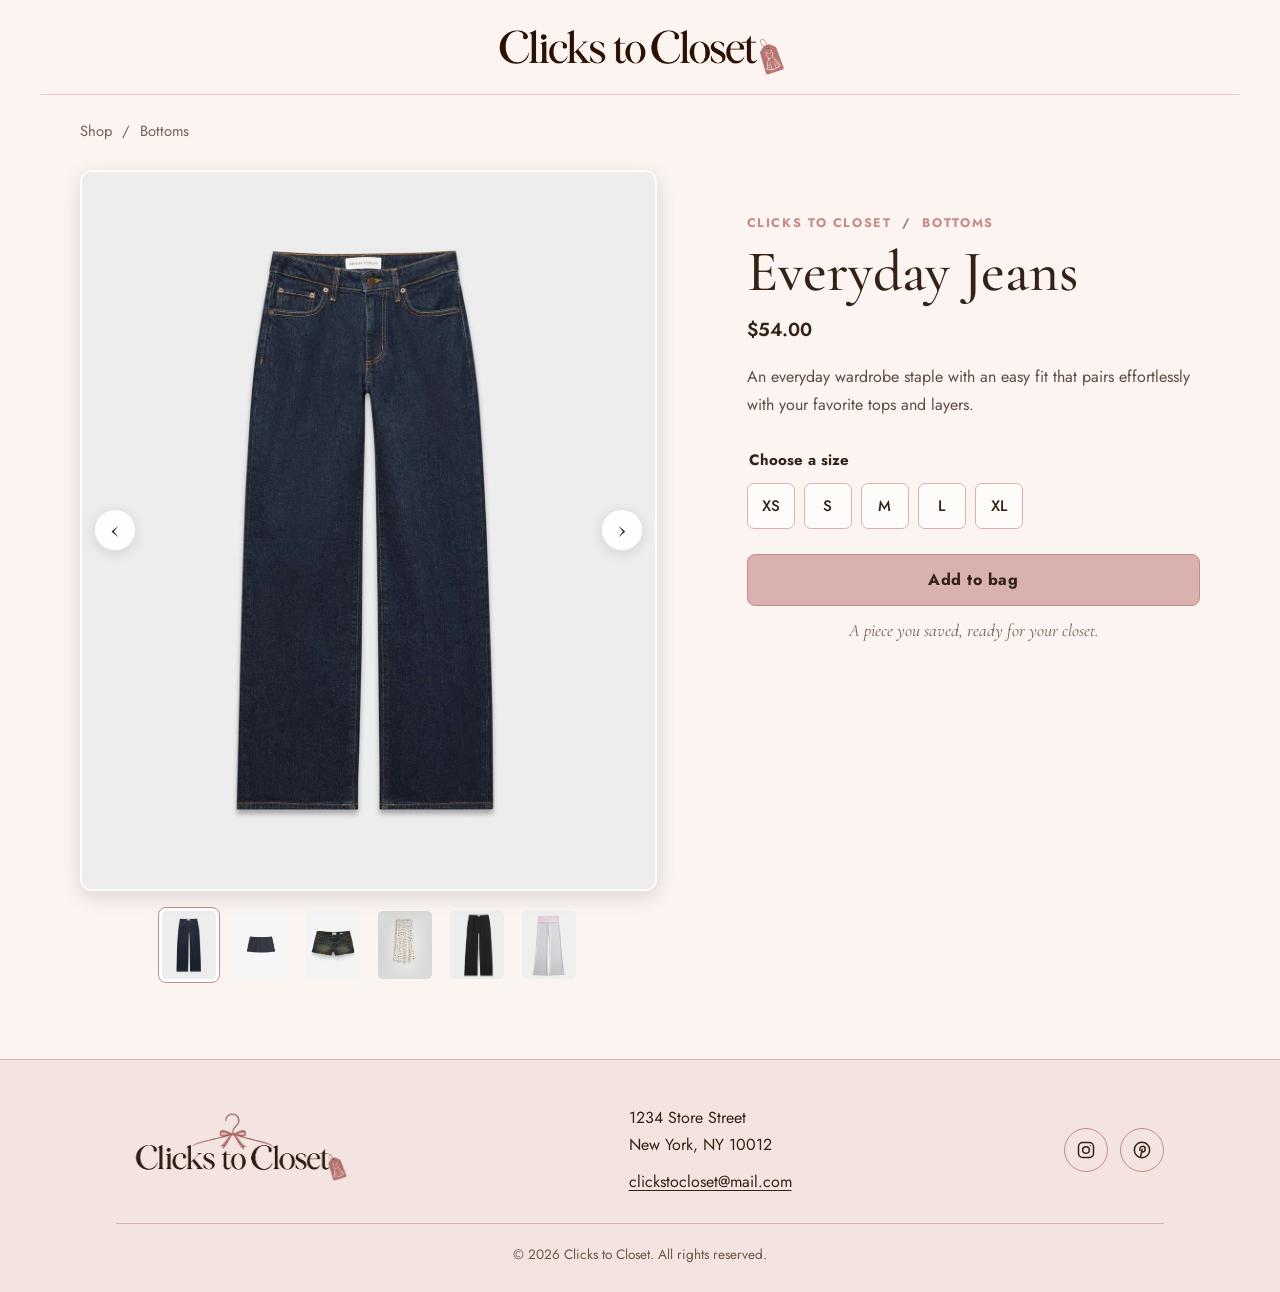
<file: slider/slider3.html>
<!doctype html>
<html lang="en">
<head>
	<meta charset="UTF-8">
	<meta name="viewport" content="width=device-width, initial-scale=1">
	<title>Bottoms | Clicks to Closet</title>
	<meta name="description" content="Browse bottoms at Clicks to Closet.">
	<link rel="preconnect" href="https://fonts.googleapis.com">
	<link rel="preconnect" href="https://fonts.gstatic.com" crossorigin>
	<link href="https://fonts.googleapis.com/css2?family=Cormorant+Garamond:ital,wght@0,300..700;1,300..700&family=Jost:ital,wght@0,100..900;1,100..900&display=swap" rel="stylesheet">
	<link href="css/style.css" rel="stylesheet" media="screen">
</head>
<body>
	<header class="brand-header">
		<a class="brand-home" href="../project1.html" aria-label="Clicks to Closet home">
			<img class="brand-logo" src="../images/logo-sans-hanger.png" alt="Clicks to Closet">
		</a>
	</header>

	<main id="page">
		<nav class="breadcrumbs" aria-label="Breadcrumb">
			<a href="../project1.html">Shop</a><span aria-hidden="true">/</span><span>Bottoms</span>
		</nav>

		<section class="product-layout" aria-label="Product details">
			<div class="gallery-column">
				<div id="container" class="container" aria-label="Product images">
					<div class="image_wrapper">
						<img id="pic1" src="images/bot1.jpg" alt="Everyday Jeans, view 1">
						<img id="pic2" src="images/bot2.jpg" alt="Mini Skirt, view 1">
						<img id="pic3" src="images/bot3.jpg" alt="Denim Shorts, view 1">
						<img id="pic4" src="images/bot4.jpg" alt="Midi Skirt, view 1">
						<img id="pic5" src="images/bot5.jpg" alt="Relaxed Trousers, view 1">
						<img id="pic6" src="images/bot6.jpg" alt="Yoga Pants, view 1">
					</div>
					<button class="gallery-arrow prev" type="button" aria-label="Previous product image">‹</button>
					<button class="gallery-arrow next" type="button" aria-label="Next product image">›</button>
				</div>

				<ul class="nav" aria-label="Choose product image">
					<li class="selected"><button class="thumbnav" type="button" data-index="0" aria-label="View image 1" aria-current="true"><img src="images/thumbs/bot1.jpg" alt=""></button></li>
					<li><button class="thumbnav" type="button" data-index="1" aria-label="View image 2"><img src="images/thumbs/bot2.jpg" alt=""></button></li>
					<li><button class="thumbnav" type="button" data-index="2" aria-label="View image 3"><img src="images/thumbs/bot3.jpg" alt=""></button></li>
					<li><button class="thumbnav" type="button" data-index="3" aria-label="View image 4"><img src="images/thumbs/bot4.jpg" alt=""></button></li>
					<li><button class="thumbnav" type="button" data-index="4" aria-label="View image 5"><img src="images/thumbs/bot5.jpg" alt=""></button></li>
					<li><button class="thumbnav" type="button" data-index="5" aria-label="View image 6"><img src="images/thumbs/bot6.jpg" alt=""></button></li>
				</ul>
			</div>

			<article class="product-info" id="productDetails" aria-live="polite">
				<p class="product-kicker">Clicks to Closet <span aria-hidden="true">/</span> Bottoms</p>
				<h1 class="product-name" id="productName">Everyday Jeans</h1>
				<p class="product-price" id="productPrice">$54.00</p>
				<p class="product-desc" id="productDesc">An everyday wardrobe staple with an easy fit that pairs effortlessly with your favorite tops and layers.</p>

				<fieldset class="size-picker">
					<legend>Choose a size</legend>
					<div class="size-options">
						<button type="button" class="size-btn" aria-pressed="false">XS</button>
						<button type="button" class="size-btn" aria-pressed="false">S</button>
						<button type="button" class="size-btn" aria-pressed="false">M</button>
						<button type="button" class="size-btn" aria-pressed="false">L</button>
						<button type="button" class="size-btn" aria-pressed="false">XL</button>
					</div>
				</fieldset>
				<p class="size-message" id="sizeMessage" role="status" hidden>Please choose a size.</p>
				<button type="button" class="add-btn" id="addBtn">Add to bag</button>
				<p class="product-note">A piece you saved, ready for your closet.</p>
			</article>
		</section>
	</main>

	<footer class="site-footer">
		<a class="footer-brand" href="../project1.html" aria-label="Clicks to Closet home">
			<img class="footer-logo" src="../images/logo.png" alt="Clicks to Closet">
		</a>
		<address class="footer-info">
			<p>1234 Store Street<br>New York, NY 10012</p>
			<p><a href="mailto:clickstocloset@mail.com">clickstocloset@mail.com</a></p>
		</address>
		<nav class="footer-social" aria-label="Social media">
			<a href="#" aria-label="Clicks to Closet on Instagram">
				<svg viewBox="0 0 24 24" fill="none" stroke="currentColor" stroke-width="1.8" stroke-linecap="round" stroke-linejoin="round" aria-hidden="true"><rect x="3" y="3" width="18" height="18" rx="5"/><circle cx="12" cy="12" r="4"/><circle cx="17.3" cy="6.7" r="0.8" fill="currentColor" stroke="none"/></svg>
			</a>
			<a href="#" aria-label="Clicks to Closet on Pinterest">
				<svg viewBox="0 0 24 24" fill="none" stroke="currentColor" stroke-width="1.8" stroke-linecap="round" stroke-linejoin="round" aria-hidden="true"><circle cx="12" cy="12" r="9.2"/><path d="M10.2 20.2L12.2 11.2M9.6 12.4C8.7 9.6 10.4 7.4 12.7 7.4C14.7 7.4 15.8 8.8 15.8 10.4C15.8 12.6 14.5 14.4 12.8 14.4C11.9 14.4 11.3 13.9 11.5 13"/></svg>
			</a>
		</nav>
		<p class="footer-copy">&copy; 2026 Clicks to Closet. All rights reserved.</p>
	</footer>

	<script src="js/jquery-3.7.1.min.js"></script>
	<script>
		$(function(){
			var counter = 0;
			var products = [
				{ name: "Everyday Jeans", price: "$54.00", desc: "An everyday wardrobe staple with an easy fit that pairs effortlessly with your favorite tops and layers." },
				{ name: "Mini Skirt", price: "$68.00", desc: "A versatile mini skirt with an easy-to-style silhouette. Pair it with a tucked-in tee for everyday wear or a blouse for a more polished look." },
				{ name: "Denim Shorts", price: "$38.00", desc: "An easy warm-weather staple that pairs well with tees, tanks, and relaxed layers." },
				{ name: "Midi Skirt", price: "$48.00", desc: "A versatile skirt that pairs with simple basics or can be dressed up for an evening out." },
				{ name: "Relaxed Trousers", price: "$62.00", desc: "A comfortable, relaxed-fit trouser for everyday styling, from casual looks to more polished outfits." },
				{ name: "Yoga Pants", price: "$58.00", desc: "A yoga-inspired style with a laid-back feel, easy to pair with fitted workout tops and casual layers." }
			];
			var $images = $(".image_wrapper img");
			var $thumbs = $(".thumbnav");

			function positionImages(animate){
				var width = $(".image_wrapper").innerWidth();
				$images.each(function(index){
					var left = (index - counter) * width;
					if (animate) $(this).stop(true).animate({ left: left }, 220);
					else $(this).css("left", left);
				});
			}

			function showProduct(index){
				counter = (index + products.length) % products.length;
				var product = products[counter];
				$("#productDetails").stop(true, true).css("opacity", 0.55);
				$("#productName").text(product.name);
				$("#productPrice").text(product.price);
				$("#productDesc").text(product.desc);
				$("#productDetails").animate({ opacity: 1 }, 180);
				$thumbs.attr("aria-current", "false").closest("li").removeClass("selected");
				$thumbs.eq(counter).attr("aria-current", "true").closest("li").addClass("selected");
				positionImages(true);
				$("#sizeMessage").prop("hidden", true);
				$("#addBtn").text("Add to bag");
			}

			$thumbs.on("click", function(){ showProduct(Number($(this).data("index"))); });
			$(".gallery-arrow.next").on("click", function(){ showProduct(counter + 1); });
			$(".gallery-arrow.prev").on("click", function(){ showProduct(counter - 1); });
			$(window).on("resize", function(){ positionImages(false); });

			$(".size-btn").on("click", function(){
				$(".size-btn").removeClass("selected").attr("aria-pressed", "false");
				$(this).addClass("selected").attr("aria-pressed", "true");
				$("#sizeMessage").prop("hidden", true);
			});

			$("#addBtn").on("click", function(){
				if (!$('.size-btn[aria-pressed="true"]').length){
					$("#sizeMessage").prop("hidden", false);
					$(".size-picker").trigger("focus");
					return;
				}
				var $button = $(this);
				$button.text("Added to bag");
				setTimeout(function(){ $button.text("Add to bag"); }, 1800);
			});

			positionImages(false);
		});
	</script>
</body>
</html>
</file>
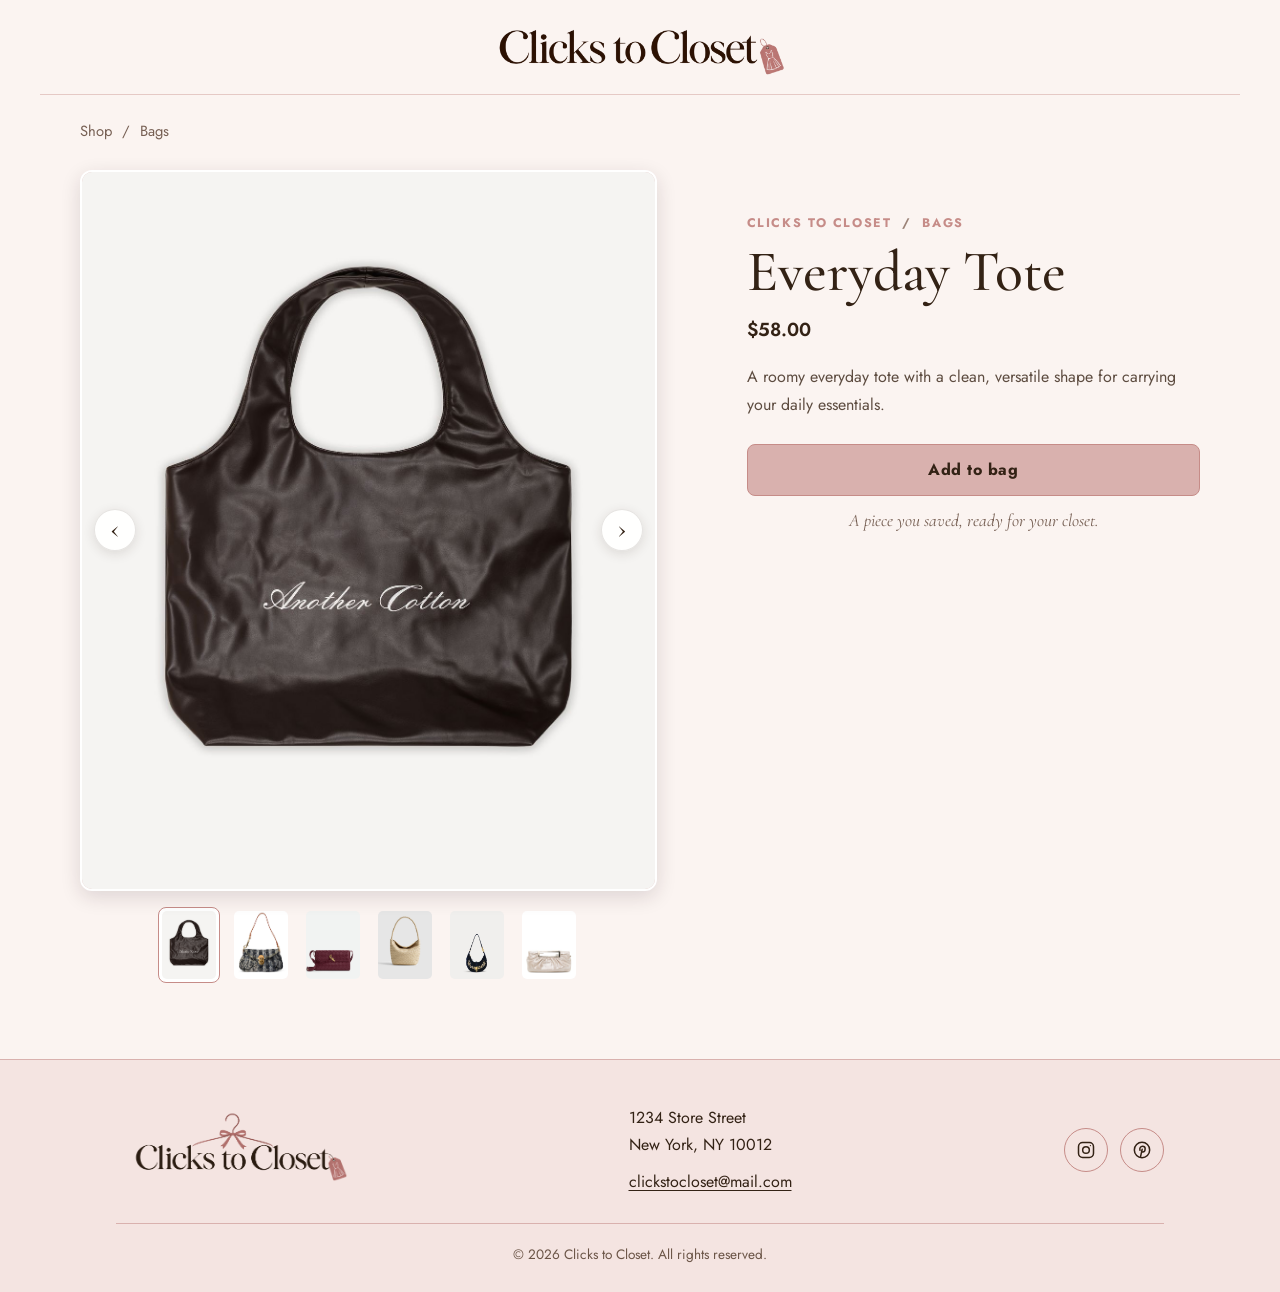
<file: slider/slider4.html>
<!doctype html>
<html lang="en">
<head>
	<meta charset="UTF-8">
	<meta name="viewport" content="width=device-width, initial-scale=1">
	<title>Bags | Clicks to Closet</title>
	<meta name="description" content="Browse bags at Clicks to Closet.">
	<link rel="preconnect" href="https://fonts.googleapis.com">
	<link rel="preconnect" href="https://fonts.gstatic.com" crossorigin>
	<link href="https://fonts.googleapis.com/css2?family=Cormorant+Garamond:ital,wght@0,300..700;1,300..700&family=Jost:ital,wght@0,100..900;1,100..900&display=swap" rel="stylesheet">
	<link href="css/style.css" rel="stylesheet" media="screen">
</head>
<body>
	<header class="brand-header">
		<a class="brand-home" href="../project1.html" aria-label="Clicks to Closet home">
			<img class="brand-logo" src="../images/logo-sans-hanger.png" alt="Clicks to Closet">
		</a>
	</header>

	<main id="page">
		<nav class="breadcrumbs" aria-label="Breadcrumb">
			<a href="../project1.html">Shop</a><span aria-hidden="true">/</span><span>Bags</span>
		</nav>

		<section class="product-layout" aria-label="Product details">
			<div class="gallery-column">
				<div id="container" class="container" aria-label="Product images">
					<div class="image_wrapper">
						<img id="pic1" src="images/bag1.jpg" alt="Everyday Tote, view 1">
						<img id="pic2" src="images/bag2.jpg" alt="Shoulder Bag, view 1">
						<img id="pic3" src="images/bag3.jpg" alt="Crossbody Bag, view 1">
						<img id="pic4" src="images/bag4.jpg" alt="Woven Shopper, view 1">
						<img id="pic5" src="images/bag5.jpg" alt="Mini Bag, view 1">
						<img id="pic6" src="images/bag6.jpg" alt="Evening Clutch, view 1">
					</div>
					<button class="gallery-arrow prev" type="button" aria-label="Previous product image">‹</button>
					<button class="gallery-arrow next" type="button" aria-label="Next product image">›</button>
				</div>

				<ul class="nav" aria-label="Choose product image">
					<li class="selected"><button class="thumbnav" type="button" data-index="0" aria-label="View image 1" aria-current="true"><img src="images/thumbs/bag1.jpg" alt=""></button></li>
					<li><button class="thumbnav" type="button" data-index="1" aria-label="View image 2"><img src="images/thumbs/bag2.jpg" alt=""></button></li>
					<li><button class="thumbnav" type="button" data-index="2" aria-label="View image 3"><img src="images/thumbs/bag3.jpg" alt=""></button></li>
					<li><button class="thumbnav" type="button" data-index="3" aria-label="View image 4"><img src="images/thumbs/bag4.jpg" alt=""></button></li>
					<li><button class="thumbnav" type="button" data-index="4" aria-label="View image 5"><img src="images/thumbs/bag5.jpg" alt=""></button></li>
					<li><button class="thumbnav" type="button" data-index="5" aria-label="View image 6"><img src="images/thumbs/bag6.jpg" alt=""></button></li>
				</ul>
			</div>

			<article class="product-info" id="productDetails" aria-live="polite">
				<p class="product-kicker">Clicks to Closet <span aria-hidden="true">/</span> Bags</p>
				<h1 class="product-name" id="productName">Everyday Tote</h1>
				<p class="product-price" id="productPrice">$58.00</p>
				<p class="product-desc" id="productDesc">A roomy everyday tote with a clean, versatile shape for carrying your daily essentials.</p>
				<button type="button" class="add-btn" id="addBtn">Add to bag</button>
				<p class="product-note">A piece you saved, ready for your closet.</p>
			</article>
		</section>
	</main>

	<footer class="site-footer">
		<a class="footer-brand" href="../project1.html" aria-label="Clicks to Closet home">
			<img class="footer-logo" src="../images/logo.png" alt="Clicks to Closet">
		</a>
		<address class="footer-info">
			<p>1234 Store Street<br>New York, NY 10012</p>
			<p><a href="mailto:clickstocloset@mail.com">clickstocloset@mail.com</a></p>
		</address>
		<nav class="footer-social" aria-label="Social media">
			<a href="#" aria-label="Clicks to Closet on Instagram">
				<svg viewBox="0 0 24 24" fill="none" stroke="currentColor" stroke-width="1.8" stroke-linecap="round" stroke-linejoin="round" aria-hidden="true"><rect x="3" y="3" width="18" height="18" rx="5"/><circle cx="12" cy="12" r="4"/><circle cx="17.3" cy="6.7" r="0.8" fill="currentColor" stroke="none"/></svg>
			</a>
			<a href="#" aria-label="Clicks to Closet on Pinterest">
				<svg viewBox="0 0 24 24" fill="none" stroke="currentColor" stroke-width="1.8" stroke-linecap="round" stroke-linejoin="round" aria-hidden="true"><circle cx="12" cy="12" r="9.2"/><path d="M10.2 20.2L12.2 11.2M9.6 12.4C8.7 9.6 10.4 7.4 12.7 7.4C14.7 7.4 15.8 8.8 15.8 10.4C15.8 12.6 14.5 14.4 12.8 14.4C11.9 14.4 11.3 13.9 11.5 13"/></svg>
			</a>
		</nav>
		<p class="footer-copy">&copy; 2026 Clicks to Closet. All rights reserved.</p>
	</footer>

	<script src="js/jquery-3.7.1.min.js"></script>
	<script>
		$(function(){
			var counter = 0;
			var products = [
				{ name: "Everyday Tote", price: "$58.00", desc: "A roomy everyday tote with a clean, versatile shape for carrying your daily essentials." },
				{ name: "Shoulder Bag", price: "$64.00", desc: "A polished shoulder bag with a comfortable strap and space for the pieces you reach for most." },
				{ name: "Crossbody Bag", price: "$52.00", desc: "A compact crossbody style that keeps your essentials close while leaving your hands free." },
				{ name: "Woven Shopper", price: "$46.00", desc: "A woven shopper with a relaxed finish, ideal for market mornings and everyday errands." },
				{ name: "Mini Bag", price: "$42.00", desc: "A small statement bag that adds a refined finishing touch to day-to-evening outfits." },
				{ name: "Evening Clutch", price: "$72.00", desc: "An elegant clutch with a streamlined silhouette for evenings and special occasions." }
			];
			var $images = $(".image_wrapper img");
			var $thumbs = $(".thumbnav");

			function positionImages(animate){
				var width = $(".image_wrapper").innerWidth();
				$images.each(function(index){
					var left = (index - counter) * width;
					if (animate) $(this).stop(true).animate({ left: left }, 220);
					else $(this).css("left", left);
				});
			}

			function showProduct(index){
				counter = (index + products.length) % products.length;
				var product = products[counter];
				$("#productDetails").stop(true, true).css("opacity", 0.55);
				$("#productName").text(product.name);
				$("#productPrice").text(product.price);
				$("#productDesc").text(product.desc);
				$("#productDetails").animate({ opacity: 1 }, 180);
				$thumbs.attr("aria-current", "false").closest("li").removeClass("selected");
				$thumbs.eq(counter).attr("aria-current", "true").closest("li").addClass("selected");
				positionImages(true);
				$("#sizeMessage").prop("hidden", true);
				$("#addBtn").text("Add to bag");
			}

			$thumbs.on("click", function(){ showProduct(Number($(this).data("index"))); });
			$(".gallery-arrow.next").on("click", function(){ showProduct(counter + 1); });
			$(".gallery-arrow.prev").on("click", function(){ showProduct(counter - 1); });
			$(window).on("resize", function(){ positionImages(false); });

			$(".size-btn").on("click", function(){
				$(".size-btn").removeClass("selected").attr("aria-pressed", "false");
				$(this).addClass("selected").attr("aria-pressed", "true");
				$("#sizeMessage").prop("hidden", true);
			});

			$("#addBtn").on("click", function(){
				if (!$('.size-btn[aria-pressed="true"]').length){
					$("#sizeMessage").prop("hidden", false);
					$(".size-picker").trigger("focus");
					return;
				}
				var $button = $(this);
				$button.text("Added to bag");
				setTimeout(function(){ $button.text("Add to bag"); }, 1800);
			});

			positionImages(false);
		});
	</script>
</body>
</html>
</file>
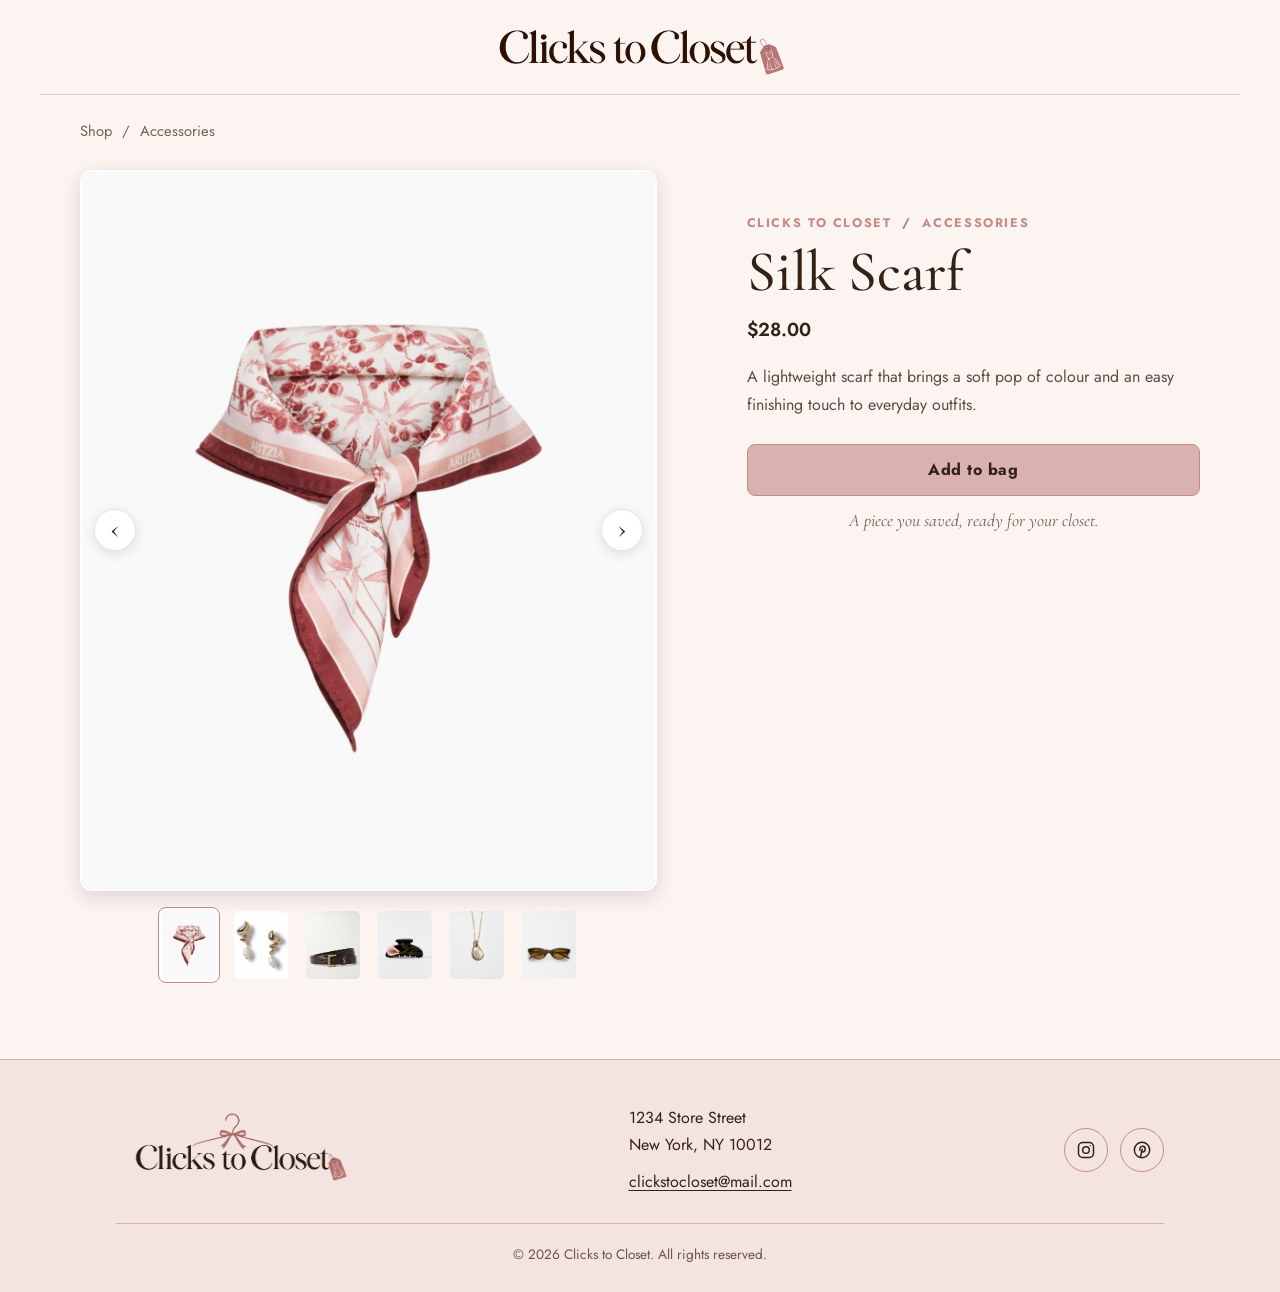
<file: slider/slider5.html>
<!doctype html>
<html lang="en">
<head>
	<meta charset="UTF-8">
	<meta name="viewport" content="width=device-width, initial-scale=1">
	<title>Accessories | Clicks to Closet</title>
	<meta name="description" content="Browse accessories at Clicks to Closet.">
	<link rel="preconnect" href="https://fonts.googleapis.com">
	<link rel="preconnect" href="https://fonts.gstatic.com" crossorigin>
	<link href="https://fonts.googleapis.com/css2?family=Cormorant+Garamond:ital,wght@0,300..700;1,300..700&family=Jost:ital,wght@0,100..900;1,100..900&display=swap" rel="stylesheet">
	<link href="css/style.css" rel="stylesheet" media="screen">
</head>
<body>
	<header class="brand-header">
		<a class="brand-home" href="../project1.html" aria-label="Clicks to Closet home">
			<img class="brand-logo" src="../images/logo-sans-hanger.png" alt="Clicks to Closet">
		</a>
	</header>

	<main id="page">
		<nav class="breadcrumbs" aria-label="Breadcrumb">
			<a href="../project1.html">Shop</a><span aria-hidden="true">/</span><span>Accessories</span>
		</nav>

		<section class="product-layout" aria-label="Product details">
			<div class="gallery-column">
				<div id="container" class="container" aria-label="Product images">
					<div class="image_wrapper">
						<img id="pic1" src="images/acc1.jpg" alt="Silk Scarf">
						<img id="pic2" src="images/acc2.jpg" alt="Statement Earrings, view 1">
						<img id="pic3" src="images/acc3.jpg" alt="Leather Belt, view 1">
						<img id="pic4" src="images/acc4.jpg" alt="Hair Claw Clip, view 1">
						<img id="pic5" src="images/acc5.jpg" alt="Pendant Necklace, view 1">
						<img id="pic6" src="images/acc6.jpg" alt="Sunglasses, view 1">
					</div>
					<button class="gallery-arrow prev" type="button" aria-label="Previous product image">‹</button>
					<button class="gallery-arrow next" type="button" aria-label="Next product image">›</button>
				</div>

				<ul class="nav" aria-label="Choose product image">
					<li class="selected"><button class="thumbnav" type="button" data-index="0" aria-label="View image 1" aria-current="true"><img src="images/thumbs/acc1.jpg" alt=""></button></li>
					<li><button class="thumbnav" type="button" data-index="1" aria-label="View image 2"><img src="images/thumbs/acc2.jpg" alt=""></button></li>
					<li><button class="thumbnav" type="button" data-index="2" aria-label="View image 3"><img src="images/thumbs/acc3.jpg" alt=""></button></li>
					<li><button class="thumbnav" type="button" data-index="3" aria-label="View image 4"><img src="images/thumbs/acc4.jpg" alt=""></button></li>
					<li><button class="thumbnav" type="button" data-index="4" aria-label="View image 5"><img src="images/thumbs/acc5.jpg" alt=""></button></li>
					<li><button class="thumbnav" type="button" data-index="5" aria-label="View image 6"><img src="images/thumbs/acc6.jpg" alt=""></button></li>
				</ul>
			</div>

			<article class="product-info" id="productDetails" aria-live="polite">
				<p class="product-kicker">Clicks to Closet <span aria-hidden="true">/</span> Accessories</p>
				<h1 class="product-name" id="productName">Silk Scarf</h1>
				<p class="product-price" id="productPrice">$28.00</p>
				<p class="product-desc" id="productDesc">A lightweight scarf that brings a soft pop of colour and an easy finishing touch to everyday outfits.</p>
				<button type="button" class="add-btn" id="addBtn">Add to bag</button>
				<p class="product-note">A piece you saved, ready for your closet.</p>
			</article>
		</section>
	</main>

	<footer class="site-footer">
		<a class="footer-brand" href="../project1.html" aria-label="Clicks to Closet home">
			<img class="footer-logo" src="../images/logo.png" alt="Clicks to Closet">
		</a>
		<address class="footer-info">
			<p>1234 Store Street<br>New York, NY 10012</p>
			<p><a href="mailto:clickstocloset@mail.com">clickstocloset@mail.com</a></p>
		</address>
		<nav class="footer-social" aria-label="Social media">
			<a href="#" aria-label="Clicks to Closet on Instagram">
				<svg viewBox="0 0 24 24" fill="none" stroke="currentColor" stroke-width="1.8" stroke-linecap="round" stroke-linejoin="round" aria-hidden="true"><rect x="3" y="3" width="18" height="18" rx="5"/><circle cx="12" cy="12" r="4"/><circle cx="17.3" cy="6.7" r="0.8" fill="currentColor" stroke="none"/></svg>
			</a>
			<a href="#" aria-label="Clicks to Closet on Pinterest">
				<svg viewBox="0 0 24 24" fill="none" stroke="currentColor" stroke-width="1.8" stroke-linecap="round" stroke-linejoin="round" aria-hidden="true"><circle cx="12" cy="12" r="9.2"/><path d="M10.2 20.2L12.2 11.2M9.6 12.4C8.7 9.6 10.4 7.4 12.7 7.4C14.7 7.4 15.8 8.8 15.8 10.4C15.8 12.6 14.5 14.4 12.8 14.4C11.9 14.4 11.3 13.9 11.5 13"/></svg>
			</a>
		</nav>
		<p class="footer-copy">&copy; 2026 Clicks to Closet. All rights reserved.</p>
	</footer>

	<script src="js/jquery-3.7.1.min.js"></script>
	<script>
		$(function(){
			var counter = 0;
			var products = [
				{ name: "Silk Scarf", price: "$28.00", desc: "A lightweight scarf that brings a soft pop of colour and an easy finishing touch to everyday outfits." },
				{ name: "Statement Earrings", price: "$24.00", desc: "A pair of versatile statement earrings designed to take your look from everyday to evening." },
				{ name: "Leather Belt", price: "$36.00", desc: "A timeless leather belt that adds a polished detail to dresses, denim, and tailored pieces." },
				{ name: "Hair Claw Clip", price: "$14.00", desc: "A playful claw clip that keeps hair comfortably in place while adding a little detail to your look." },
				{ name: "Pendant Necklace", price: "$32.00", desc: "A delicate pendant necklace that layers easily or makes a subtle statement on its own." },
				{ name: "Sunglasses", price: "$30.00", desc: "Classic sunglasses with an easy-to-style shape for sunny days and weekend outings." }
			];
			var $images = $(".image_wrapper img");
			var $thumbs = $(".thumbnav");

			function positionImages(animate){
				var width = $(".image_wrapper").innerWidth();
				$images.each(function(index){
					var left = (index - counter) * width;
					if (animate) $(this).stop(true).animate({ left: left }, 220);
					else $(this).css("left", left);
				});
			}

			function showProduct(index){
				counter = (index + products.length) % products.length;
				var product = products[counter];
				$("#productDetails").stop(true, true).css("opacity", 0.55);
				$("#productName").text(product.name);
				$("#productPrice").text(product.price);
				$("#productDesc").text(product.desc);
				$("#productDetails").animate({ opacity: 1 }, 180);
				$thumbs.attr("aria-current", "false").closest("li").removeClass("selected");
				$thumbs.eq(counter).attr("aria-current", "true").closest("li").addClass("selected");
				positionImages(true);
				$("#addBtn").text("Add to bag");
			}

			$thumbs.on("click", function(){ showProduct(Number($(this).data("index"))); });
			$(".gallery-arrow.next").on("click", function(){ showProduct(counter + 1); });
			$(".gallery-arrow.prev").on("click", function(){ showProduct(counter - 1); });
			$(window).on("resize", function(){ positionImages(false); });

			$("#addBtn").on("click", function(){
				var $button = $(this);
				$button.text("Added to bag");
				setTimeout(function(){ $button.text("Add to bag"); }, 1800);
			});

			positionImages(false);
		});
	</script>
</body>
</html>
</file>
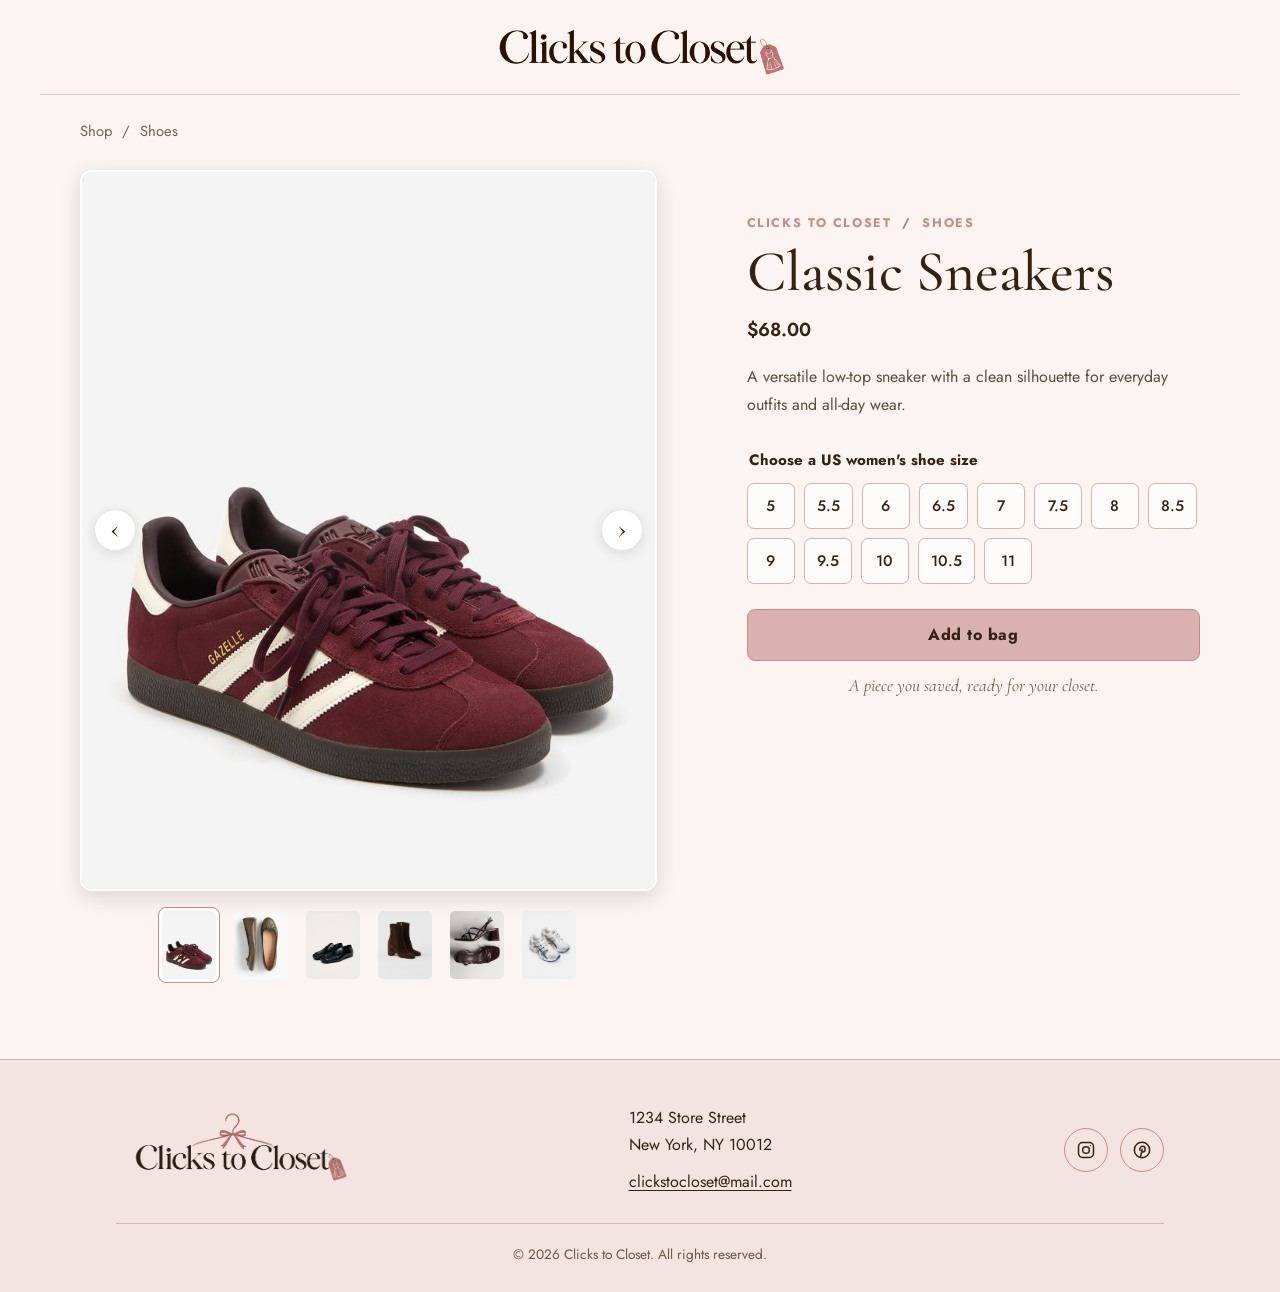
<file: slider/slider6.html>
<!doctype html>
<html lang="en">
<head>
	<meta charset="UTF-8">
	<meta name="viewport" content="width=device-width, initial-scale=1">
	<title>Shoes | Clicks to Closet</title>
	<meta name="description" content="Browse shoes at Clicks to Closet.">
	<link rel="preconnect" href="https://fonts.googleapis.com">
	<link rel="preconnect" href="https://fonts.gstatic.com" crossorigin>
	<link href="https://fonts.googleapis.com/css2?family=Cormorant+Garamond:ital,wght@0,300..700;1,300..700&family=Jost:ital,wght@0,100..900;1,100..900&display=swap" rel="stylesheet">
	<link href="css/style.css" rel="stylesheet" media="screen">
</head>
<body>
	<header class="brand-header">
		<a class="brand-home" href="../project1.html" aria-label="Clicks to Closet home">
			<img class="brand-logo" src="../images/logo-sans-hanger.png" alt="Clicks to Closet">
		</a>
	</header>

	<main id="page">
		<nav class="breadcrumbs" aria-label="Breadcrumb">
			<a href="../project1.html">Shop</a><span aria-hidden="true">/</span><span>Shoes</span>
		</nav>

		<section class="product-layout" aria-label="Product details">
			<div class="gallery-column">
				<div id="container" class="container" aria-label="Product images">
					<div class="image_wrapper">
						<img id="pic1" src="images/shoe1.jpg" alt="Classic Sneakers">
						<img id="pic2" src="images/shoe2.jpg" alt="Ballet Flats, view 1">
						<img id="pic3" src="images/shoe3.jpg" alt="Leather Loafers, view 1">
						<img id="pic4" src="images/shoe4.jpg" alt="Ankle Boots, view 1">
						<img id="pic5" src="images/shoe5.jpg" alt="Strappy Sandals, view 1">
						<img id="pic6" src="images/shoe6.jpg" alt="Everyday Trainers, view 1">
					</div>
					<button class="gallery-arrow prev" type="button" aria-label="Previous product image">‹</button>
					<button class="gallery-arrow next" type="button" aria-label="Next product image">›</button>
				</div>

				<ul class="nav" aria-label="Choose product image">
					<li class="selected"><button class="thumbnav" type="button" data-index="0" aria-label="View image 1" aria-current="true"><img src="images/thumbs/shoe1.jpg" alt=""></button></li>
					<li><button class="thumbnav" type="button" data-index="1" aria-label="View image 2"><img src="images/thumbs/shoe2.jpg" alt=""></button></li>
					<li><button class="thumbnav" type="button" data-index="2" aria-label="View image 3"><img src="images/thumbs/shoe3.jpg" alt=""></button></li>
					<li><button class="thumbnav" type="button" data-index="3" aria-label="View image 4"><img src="images/thumbs/shoe4.jpg" alt=""></button></li>
					<li><button class="thumbnav" type="button" data-index="4" aria-label="View image 5"><img src="images/thumbs/shoe5.jpg" alt=""></button></li>
					<li><button class="thumbnav" type="button" data-index="5" aria-label="View image 6"><img src="images/thumbs/shoe6.jpg" alt=""></button></li>
				</ul>
			</div>

			<article class="product-info" id="productDetails" aria-live="polite">
				<p class="product-kicker">Clicks to Closet <span aria-hidden="true">/</span> Shoes</p>
				<h1 class="product-name" id="productName">Classic Sneakers</h1>
				<p class="product-price" id="productPrice">$68.00</p>
				<p class="product-desc" id="productDesc">A versatile low-top sneaker with a clean silhouette for everyday outfits and all-day wear.</p>

				<fieldset class="size-picker">
					<legend>Choose a US women's shoe size</legend>
					<div class="size-options" role="group" aria-label="US women's shoe sizes">
						<button type="button" class="size-btn" aria-pressed="false">5</button>
						<button type="button" class="size-btn" aria-pressed="false">5.5</button>
						<button type="button" class="size-btn" aria-pressed="false">6</button>
						<button type="button" class="size-btn" aria-pressed="false">6.5</button>
						<button type="button" class="size-btn" aria-pressed="false">7</button>
						<button type="button" class="size-btn" aria-pressed="false">7.5</button>
						<button type="button" class="size-btn" aria-pressed="false">8</button>
						<button type="button" class="size-btn" aria-pressed="false">8.5</button>
						<button type="button" class="size-btn" aria-pressed="false">9</button>
						<button type="button" class="size-btn" aria-pressed="false">9.5</button>
						<button type="button" class="size-btn" aria-pressed="false">10</button>
						<button type="button" class="size-btn" aria-pressed="false">10.5</button>
						<button type="button" class="size-btn" aria-pressed="false">11</button>
					</div>
				</fieldset>
				<p class="size-message" id="sizeMessage" role="status" hidden>Please choose a size.</p>
				<button type="button" class="add-btn" id="addBtn">Add to bag</button>
				<p class="product-note">A piece you saved, ready for your closet.</p>
			</article>
		</section>
	</main>

	<footer class="site-footer">
		<a class="footer-brand" href="../project1.html" aria-label="Clicks to Closet home">
			<img class="footer-logo" src="../images/logo.png" alt="Clicks to Closet">
		</a>
		<address class="footer-info">
			<p>1234 Store Street<br>New York, NY 10012</p>
			<p><a href="mailto:clickstocloset@mail.com">clickstocloset@mail.com</a></p>
		</address>
		<nav class="footer-social" aria-label="Social media">
			<a href="#" aria-label="Clicks to Closet on Instagram">
				<svg viewBox="0 0 24 24" fill="none" stroke="currentColor" stroke-width="1.8" stroke-linecap="round" stroke-linejoin="round" aria-hidden="true"><rect x="3" y="3" width="18" height="18" rx="5"/><circle cx="12" cy="12" r="4"/><circle cx="17.3" cy="6.7" r="0.8" fill="currentColor" stroke="none"/></svg>
			</a>
			<a href="#" aria-label="Clicks to Closet on Pinterest">
				<svg viewBox="0 0 24 24" fill="none" stroke="currentColor" stroke-width="1.8" stroke-linecap="round" stroke-linejoin="round" aria-hidden="true"><circle cx="12" cy="12" r="9.2"/><path d="M10.2 20.2L12.2 11.2M9.6 12.4C8.7 9.6 10.4 7.4 12.7 7.4C14.7 7.4 15.8 8.8 15.8 10.4C15.8 12.6 14.5 14.4 12.8 14.4C11.9 14.4 11.3 13.9 11.5 13"/></svg>
			</a>
		</nav>
		<p class="footer-copy">&copy; 2026 Clicks to Closet. All rights reserved.</p>
	</footer>

	<script src="js/jquery-3.7.1.min.js"></script>
	<script>
		$(function(){
			var counter = 0;
			var products = [
				{ name: "Classic Sneakers", price: "$68.00", desc: "A versatile low-top sneaker with a clean silhouette for everyday outfits and all-day wear." },
				{ name: "Ballet Flats", price: "$54.00", desc: "A graceful flat with a rounded toe and a comfortable shape for polished everyday dressing." },
				{ name: "Leather Loafers", price: "$78.00", desc: "A classic loafer with a refined finish that pairs easily with denim, tailoring, and dresses." },
				{ name: "Ankle Boots", price: "$92.00", desc: "A sleek ankle boot with a flattering shape and a versatile heel for day-to-evening wear." },
				{ name: "Strappy Sandals", price: "$62.00", desc: "A strappy sandal with a light, elegant feel for warm-weather outfits and special occasions." },
				{ name: "Everyday Trainers", price: "$74.00", desc: "A cushioned everyday trainer designed to bring a sporty finish and comfortable feel to casual looks." }
			];
			var $images = $(".image_wrapper img");
			var $thumbs = $(".thumbnav");

			function positionImages(animate){
				var width = $(".image_wrapper").innerWidth();
				$images.each(function(index){
					var left = (index - counter) * width;
					if (animate) $(this).stop(true).animate({ left: left }, 220);
					else $(this).css("left", left);
				});
			}

			function showProduct(index){
				counter = (index + products.length) % products.length;
				var product = products[counter];
				$("#productDetails").stop(true, true).css("opacity", 0.55);
				$("#productName").text(product.name);
				$("#productPrice").text(product.price);
				$("#productDesc").text(product.desc);
				$("#productDetails").animate({ opacity: 1 }, 180);
				$thumbs.attr("aria-current", "false").closest("li").removeClass("selected");
				$thumbs.eq(counter).attr("aria-current", "true").closest("li").addClass("selected");
				positionImages(true);
				$(".size-btn").removeClass("selected").attr("aria-pressed", "false");
				$("#sizeMessage").prop("hidden", true);
				$("#addBtn").text("Add to bag");
			}

			$thumbs.on("click", function(){ showProduct(Number($(this).data("index"))); });
			$(".gallery-arrow.next").on("click", function(){ showProduct(counter + 1); });
			$(".gallery-arrow.prev").on("click", function(){ showProduct(counter - 1); });
			$(window).on("resize", function(){ positionImages(false); });

			$(".size-btn").on("click", function(){
				$(".size-btn").removeClass("selected").attr("aria-pressed", "false");
				$(this).addClass("selected").attr("aria-pressed", "true");
				$("#sizeMessage").prop("hidden", true);
			});

			$("#addBtn").on("click", function(){
				if (!$('.size-btn[aria-pressed="true"]').length){
					$("#sizeMessage").prop("hidden", false);
					return;
				}
				var $button = $(this);
				$button.text("Added to bag");
				setTimeout(function(){ $button.text("Add to bag"); }, 1800);
			});

			positionImages(false);
		});
	</script>
</body>
</html>
</file>
<file: slider/css/style.css>
@charset "UTF-8";
/* Product detail page styling, matched to the Clicks to Closet homepage */

:root {
	--pink: #d9b1ae;
	--pink-light: #e5c7c4;
	--pink-deep: #c68c88;
	--ink: #332215;
	--paper: #fff;
	--page: #fbf4f1;
	--radius: 12px;
	--shadow: 0 6px 20px rgba(43, 20, 38, 0.14);
	--font: "Jost", "Helvetica Neue", Helvetica, Arial, sans-serif;
	--font-display: "Cormorant Garamond", Garamond, "Times New Roman", serif;
}

*, *::before, *::after { box-sizing: border-box; }

body {
	margin: 0;
	padding: 0 24px;
	font-family: var(--font);
	color: var(--ink);
	background: var(--page);
	-webkit-font-smoothing: antialiased;
}

.brand-header {
	width: min(1200px, 100%);
	margin: 0 auto;
	padding: 22px 0 18px;
	border-bottom: 1px solid rgba(198, 140, 136, 0.42);
}

.brand-home { display: block; width: fit-content; margin: 0 auto; }
.brand-logo { display: block; width: min(310px, 70vw); height: auto; }

#page { width: min(1120px, 100%); margin: 0 auto; }

.breadcrumbs {
	display: flex;
	align-items: center;
	gap: 10px;
	margin: 25px 0 20px;
	font-size: 0.92rem;
	color: #765f53;
}

.breadcrumbs a { color: inherit; text-decoration: none; }
.breadcrumbs a:hover, .breadcrumbs a:focus-visible { color: var(--pink-deep); text-decoration: underline; text-underline-offset: 3px; }

.product-layout {
	display: grid;
	grid-template-columns: minmax(0, 1.12fr) minmax(320px, 0.88fr);
	align-items: start;
	gap: clamp(38px, 7vw, 90px);
	padding: 8px 0 76px;
}

.gallery-column { min-width: 0; }

.container {
	position: relative;
	width: 100%;
	margin: 0;
}

.image_wrapper {
	position: relative;
	width: 100%;
	aspect-ratio: 4 / 5;
	overflow: hidden;
	background: var(--pink-light);
	border: 2px solid var(--paper);
	border-radius: var(--radius);
	box-shadow: var(--shadow);
}

.image_wrapper img {
	position: absolute;
	top: 0;
	left: 0;
	width: 100%;
	height: 100%;
	object-fit: cover;
	object-position: center;
}

.gallery-arrow {
	position: absolute;
	top: 50%;
	z-index: 2;
	display: grid;
	place-items: center;
	width: 42px;
	height: 42px;
	padding: 0 0 5px;
	transform: translateY(-50%);
	border: 1px solid rgba(51, 34, 21, 0.12);
	border-radius: 50%;
	background: rgba(255, 255, 255, 0.92);
	box-shadow: 0 3px 12px rgba(51, 34, 21, 0.12);
	color: var(--ink);
	font-family: var(--font-display);
	font-size: 2rem;
	line-height: 1;
	cursor: pointer;
	transition: background-color 0.2s ease, transform 0.2s ease;
}

.gallery-arrow:hover { background: var(--pink-light); }
.gallery-arrow:focus-visible, .thumbnav:focus-visible, .size-btn:focus-visible, .add-btn:focus-visible {
	outline: 3px solid var(--ink);
	outline-offset: 3px;
}
.gallery-arrow.prev { left: 14px; }
.gallery-arrow.next { right: 14px; }
.gallery-arrow.prev:hover { transform: translate(-3px, -50%); }
.gallery-arrow.next:hover { transform: translate(3px, -50%); }

ul.nav {
	display: flex;
	justify-content: center;
	gap: 10px;
	list-style: none;
	margin: 16px 0 0;
	padding: 0;
}

ul.nav li { margin: 0; padding: 0; }
.thumbnav {
	display: block;
	width: 62px;
	height: 76px;
	padding: 3px;
	overflow: hidden;
	border: 1px solid transparent;
	border-radius: 8px;
	background: transparent;
	cursor: pointer;
	transition: border-color 0.2s ease, background-color 0.2s ease;
}
.thumbnav img { display: block; width: 100%; height: 100%; object-fit: cover; border-radius: 5px; }
li.selected .thumbnav { border-color: var(--pink-deep); background: var(--paper); }

.product-info {
	padding: clamp(20px, 4vw, 44px) 0 0;
}

.product-kicker {
	margin: 0 0 12px;
	color: var(--pink-deep);
	font-size: 0.78rem;
	font-weight: 700;
	letter-spacing: 0.13em;
	text-transform: uppercase;
}

.product-kicker span { padding: 0 5px; color: #9b8277; }
.product-name {
	margin: 0;
	font-family: var(--font-display);
	font-size: clamp(2.4rem, 5vw, 3.6rem);
	font-weight: 500;
	line-height: 0.98;
}
.product-price { margin: 16px 0 20px; font-size: 1.18rem; font-weight: 600; }
.product-desc { max-width: 48ch; margin: 0; color: #5d4c40; font-size: 1rem; line-height: 1.75; }

.size-picker { margin: 30px 0 0; padding: 0; border: 0; }
.size-picker legend { margin-bottom: 12px; font-size: 0.94rem; font-weight: 700; }
.size-options { display: flex; flex-wrap: wrap; gap: 9px; }
.size-btn {
	min-width: 48px;
	min-height: 46px;
	padding: 8px 12px;
	border: 1px solid var(--pink);
	border-radius: 7px;
	background: rgba(255, 255, 255, 0.72);
	color: var(--ink);
	font: 500 0.95rem var(--font);
	cursor: pointer;
	transition: color 0.2s ease, background-color 0.2s ease, border-color 0.2s ease;
}
.size-btn:hover, .size-btn.selected { border-color: var(--ink); background: var(--ink); color: var(--paper); }
.size-message { margin: 10px 0 0; color: #8a3838; font-size: 0.9rem; }

.add-btn {
	display: block;
	width: 100%;
	min-height: 52px;
	margin-top: 25px;
	padding: 13px 20px;
	border: 1px solid var(--pink-deep);
	border-radius: 8px;
	background: var(--pink);
	color: var(--ink);
	font: 700 1rem var(--font);
	letter-spacing: 0.03em;
	cursor: pointer;
	transition: background-color 0.2s ease, border-color 0.2s ease;
}
.add-btn:hover { border-color: var(--pink-deep); background: var(--pink-deep); }
.product-note { margin: 14px 0 0; color: #765f53; font-family: var(--font-display); font-size: 1.1rem; font-style: italic; text-align: center; }

.site-footer {
	display: flex;
	flex-wrap: wrap;
	align-items: center;
	justify-content: space-between;
	gap: 28px 48px;
	width: calc(100% + 48px);
	margin: 0 -24px;
	padding: 44px max(24px, calc((100% - 1000px) / 2)) 28px;
	background: rgba(229, 199, 196, 0.35);
	border-top: 1px solid var(--pink);
}

.footer-brand { display: block; }
.footer-logo { display: block; width: min(240px, 70vw); height: auto; }
.footer-info { font-style: normal; font-size: 1rem; line-height: 1.7; }
.footer-info p { margin: 0 0 10px; }
.footer-info p:last-child { margin-bottom: 0; }
.footer-info a { color: var(--ink); text-underline-offset: 3px; }
.footer-info a:hover { color: var(--pink-deep); }
.footer-social { display: flex; gap: 12px; }
.footer-social a {
	display: flex;
	align-items: center;
	justify-content: center;
	width: 44px;
	height: 44px;
	border: 1.5px solid var(--pink-deep);
	border-radius: 50%;
	color: var(--ink);
	transition: color 0.2s ease, background-color 0.2s ease;
}
.footer-social a:hover, .footer-social a:focus-visible { color: var(--paper); background: var(--pink-deep); }
.footer-social svg { width: 20px; height: 20px; }
.footer-copy {
	flex-basis: 100%;
	margin: 0;
	padding-top: 20px;
	border-top: 1px solid var(--pink);
	color: #6b5547;
	font-size: 0.85rem;
	text-align: center;
}

@media (max-width: 760px) {
	body { padding: 0 18px; }
	.brand-header { padding-top: 18px; }
	.product-layout { grid-template-columns: 1fr; gap: 26px; padding-bottom: 54px; }
	.gallery-column { width: min(560px, 100%); margin: 0 auto; }
	.product-info { width: min(560px, 100%); margin: 0 auto; padding-top: 0; }
	.product-name { font-size: clamp(2.5rem, 11vw, 3.5rem); }
	.site-footer { width: calc(100% + 36px); margin: 0 -18px; }
}

@media (max-width: 520px) {
	body { padding: 0 14px; }
	.brand-logo { width: min(270px, 75vw); }
	.breadcrumbs { margin: 19px 0 14px; }
	.product-layout { padding-top: 0; }
	.gallery-arrow { width: 38px; height: 38px; }
	ul.nav { gap: 6px; }
	.thumbnav { width: 48px; height: 61px; }
	.site-footer { width: calc(100% + 28px); margin: 0 -14px; padding: 36px 20px 24px; flex-direction: column; text-align: center; }
}

@media (prefers-reduced-motion: reduce) {
	*, *::before, *::after { scroll-behavior: auto !important; transition-duration: 0.01ms !important; animation-duration: 0.01ms !important; }
}
</file>
